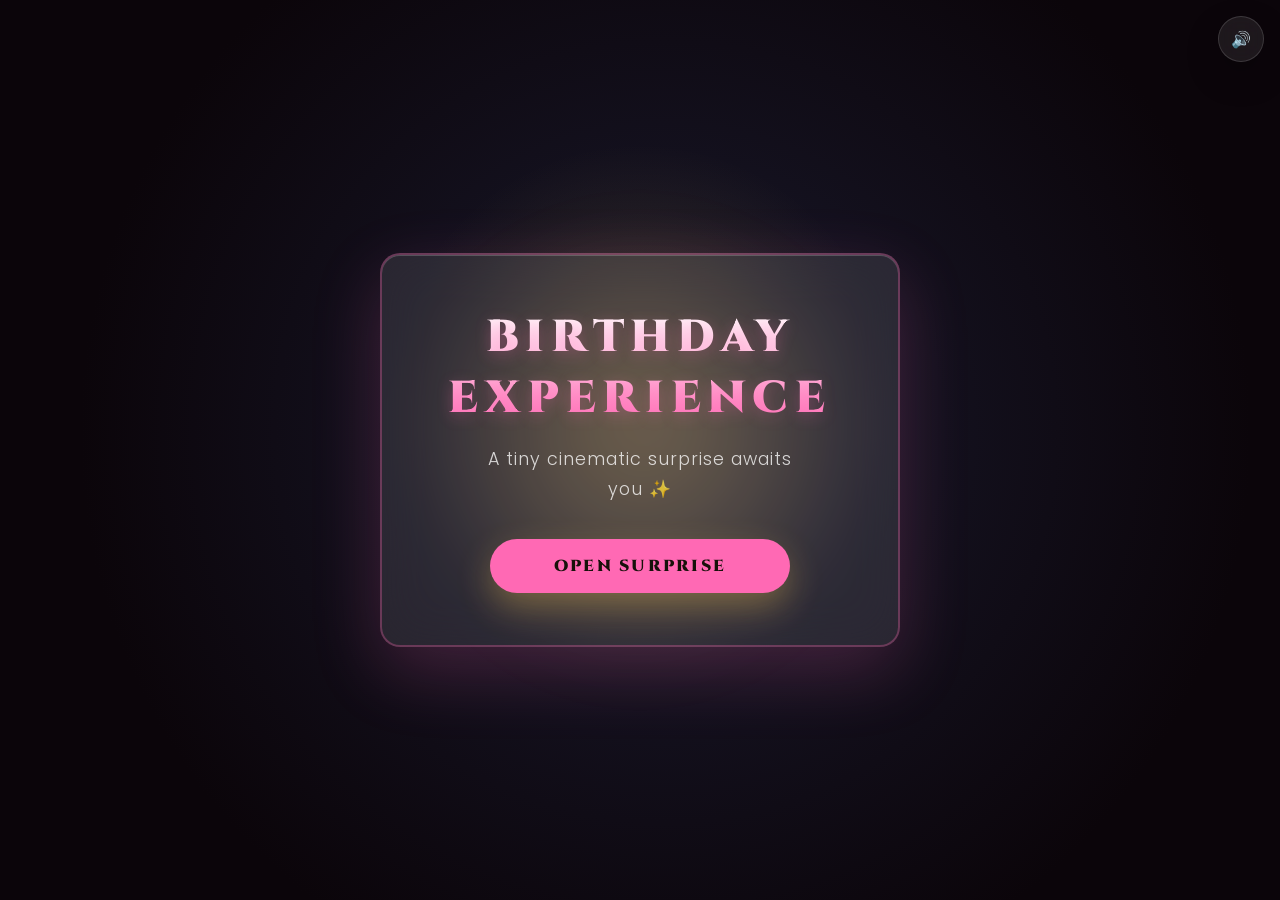
<file: birthday.html>
<!DOCTYPE html>
<html lang="en">
<head>
    <meta charset="UTF-8">
    <meta name="viewport" content="width=device-width, initial-scale=1.0, maximum-scale=1.0, user-scalable=no">
    <title>Cinematic Birthday Experience ✨</title>

    <link rel="preconnect" href="https://fonts.googleapis.com">
    <link rel="preconnect" href="https://fonts.gstatic.com" crossorigin>
    <link href="https://fonts.googleapis.com/css2?family=Cinzel:wght@700;900&family=Poppins:wght@300;400;600;800&display=swap" rel="stylesheet">
    
    <!-- External CSS -->
    <link rel="stylesheet" href="css/birthday.css">

    <!-- GSAP for Animations -->
    <script src="https://cdnjs.cloudflare.com/ajax/libs/gsap/3.12.5/gsap.min.js"></script>
</head>
<body style="user-select: none; -webkit-user-select: none; -webkit-touch-callout: none;">

<!-- HAPPY BIRTHDAY MUSIC -->
<audio id="bg-music" loop>
    <source src="assets/birthday.mp3" type="audio/mpeg">
</audio>

<div id="music-toggle" onclick="toggleMusic()">
    <span id="music-icon">🔊</span>
</div>

<div id="intro-overlay">
    <div class="intro-glow"></div>
    <div class="intro-card">
        <div class="intro-title">Birthday Experience</div>
        <div class="intro-sub">A tiny cinematic surprise awaits you ✨</div>
        <button class="start-btn" onclick="startApp()">OPEN SURPRISE</button>
    </div>
</div>

<div id="main-container">
    <div class="cake-stage" id="cake-group">
        <div class="candles-container">
            <div class="candle c1"><div class="flame"></div></div>
            <div class="candle c2"><div class="flame"></div></div>
            <div class="candle c3"><div class="flame"></div></div>
        </div>
        <div class="layer layer-top"><div class="frosting-top"></div><div class="dollop" style="left:45%;"></div></div>
        <div class="layer layer-mid"><div class="frosting-top"></div><div class="dollop" style="left:10%;"></div><div class="dollop" style="right:10%;"></div></div>
        <div class="layer layer-bottom"><div class="frosting-top"></div></div>
        <div class="plate"></div>
    </div>

    <div id="instruction-prompt">
        <h3 id="hint-text">Shake your phone to light up ✨</h3>
        <div id="shake-meter-box"><div id="shake-progress"></div></div>
    </div>

    <div id="final-prompt">
        <div class="prompt-card">
            <div class="prompt-glow"></div>
            <h2>Come On Ramu Kaka...</h2>
            <p>You can do it ✨</p>
            <div class="final-line">SHAKE IT ONE MORE TIME</div>
        </div>
    </div>

    <div id="birthday-reveal">
        <div class="glow-orb orb1"></div>
        <div class="glow-orb orb2"></div>
        <div class="birthday-content">
            <div class="birthday-sub">✦ A SPECIAL DAY HAS ARRIVED ✦</div>
            <h1>HAPPY<br>BIRTHDAY</h1>
            <div class="birthday-line"></div>
            <p class="birthday-message">"Another year older, another year wiser. Thanks for all the laughs, the real talk, and being genuinely awesome. Here's to more great times ahead."</p>
            
            <button class="go-surprise-btn" onclick="goStory()">SEE SURPRISE ✨</button>
            
            <div class="birthday-footer">HAPPY BIRTHDAY</div>
        </div>
    </div>
</div>

<canvas id="canvas"></canvas>

<!-- External JS -->
<script src="js/birthday.js"></script>

</body>
</html>
</file>
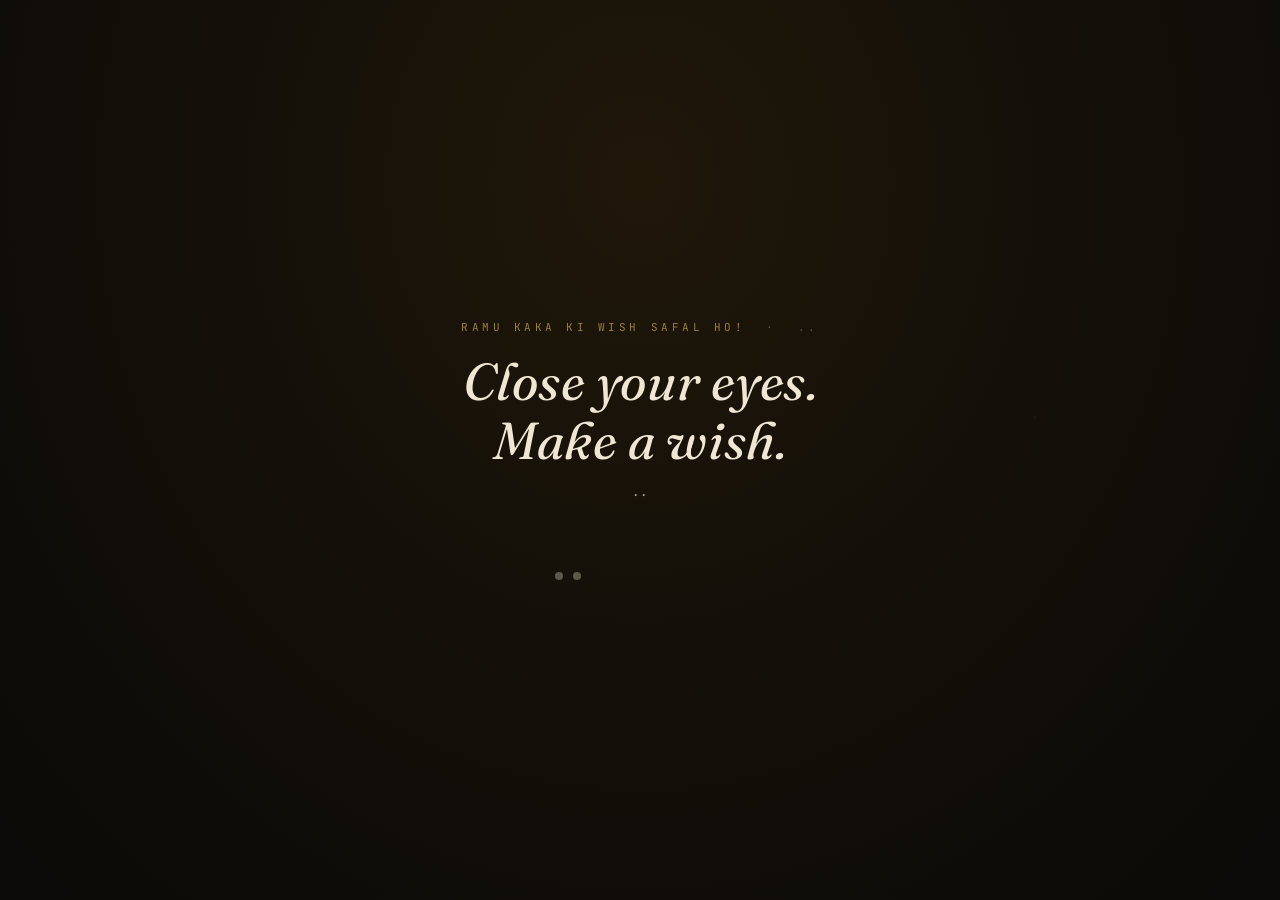
<file: card.html>
<!DOCTYPE html>
<html lang="en">
<head>
<meta charset="UTF-8">
<meta name="viewport" content="width=device-width, initial-scale=1.0, maximum-scale=1, user-scalable=no">
<title>The Ace Confirms — A Wish Ritual</title>
<link rel="preconnect" href="https://fonts.googleapis.com">
<link href="https://fonts.googleapis.com/css2?family=Fraunces:ital,opsz,wght@0,9..144,300;0,9..144,500;0,9..144,600;1,9..144,400;1,9..144,500&family=JetBrains+Mono:wght@400;500;600&display=swap" rel="stylesheet">
<script src="https://cdnjs.cloudflare.com/ajax/libs/gsap/3.12.5/gsap.min.js"></script>
<style>
  :root{
    --void:#0b0a08;
    --felt:#141009;
    --felt-2:#1c140c;
    --gold:#c9a24d;
    --gold-bright:#f0cd7e;
    --crimson:#7a1e2b;
    --crimson-dark:#4a1119;
    --cream:#efe6d3;
    --smoke:#a89f8d;
    --ink:#171412;
  }
  *{box-sizing:border-box;}
  html,body{
    margin:0; padding:0; height:100%;
    background:
      radial-gradient(ellipse at 50% 20%, #201709 0%, var(--felt) 45%, var(--void) 100%);
    color:var(--cream);
    font-family:'JetBrains Mono', monospace;
    overflow:hidden;
    -webkit-font-smoothing:antialiased;
  }
  #stage{
    position:relative;
    width:100vw; height:100vh;
    display:flex; flex-direction:column; align-items:center; justify-content:center;
    perspective:1400px;
  }

  /* ambient candle glow specks */
  .ember{
    position:absolute; border-radius:50%;
    background:radial-gradient(circle, rgba(240,205,126,0.9) 0%, rgba(240,205,126,0) 70%);
    pointer-events:none; opacity:0;
  }

  .eyebrow{
    font-family:'JetBrains Mono', monospace;
    font-size:11px;
    letter-spacing:.32em;
    text-transform:uppercase;
    color:var(--gold);
    opacity:.75;
    margin-bottom:18px;
    text-align:center;
  }
  .eyebrow span{ color:var(--smoke); opacity:.6; }

  h1.headline{
    font-family:'Fraunces', serif;
    font-style:italic;
    font-weight:400;
    font-size:clamp(28px, 5vw, 52px);
    text-align:center;
    color:var(--cream);
    margin:0 0 10px;
    letter-spacing:.01em;
    line-height:1.15;
  }
  p.sub{
    font-family:'JetBrains Mono', monospace;
    font-size:12.5px;
    letter-spacing:.04em;
    color:var(--smoke);
    text-align:center;
    max-width:420px;
    margin:0 auto 40px;
    line-height:1.7;
  }

  #timer-dots{
    display: flex;
    gap: 10px;
    margin-top: 30px;
    height: 8px; /* Prevent layout jump */
  }
  .timer-dot{
    width: 8px;
    height: 8px;
    background: var(--smoke);
    border-radius: 50%;
    opacity: 0;
    transform: scale(0);
  }

  button.ritual-btn{
    font-family:'JetBrains Mono', monospace;
    font-size:11.5px;
    letter-spacing:.28em;
    text-transform:uppercase;
    background:transparent;
    color:var(--gold-bright);
    border:1px solid var(--gold);
    padding:16px 34px;
    cursor:pointer;
    border-radius:2px;
    transition:background .3s ease, color .3s ease, box-shadow .3s ease;
  }
  button.ritual-btn:hover{
    background:var(--gold);
    color:var(--ink);
    box-shadow:0 0 24px rgba(201,162,77,0.35);
  }
  button.ritual-btn:focus-visible{
    outline:2px solid var(--gold-bright);
    outline-offset:3px;
  }
  button.ritual-btn:disabled{ opacity:.3; cursor:default; }

  .scene{
    position:absolute; inset:0;
    display:flex; flex-direction:column; align-items:center; justify-content:center;
    opacity:0; visibility:hidden; pointer-events:none;
  }
  .scene.active{ opacity:1; visibility:visible; pointer-events:auto; }

  /* ---- deck / fan ---- */
  #deckWrap{
    position:relative;
    width:100%;
    height:clamp(220px, 40vh, 340px);
    display:flex; align-items:flex-end; justify-content:center;
  }
  #deckPivot{
    position:relative;
    width:1px; height:1px;
  }
  .card{
    position:absolute;
    width:clamp(46px, 8vw, 70px);
    height:clamp(66px, 11.4vw, 100px);
    left:50%; bottom:0;
    margin-left:calc(-1 * clamp(23px, 4vw, 35px));
    border-radius:6px;
    transform-style:preserve-3d;
    transform-origin:50% 100%;
    cursor:pointer;
    will-change:transform, opacity;
  }
  .card-content-wrapper{
    position:relative;
    width:100%;
    height:100%;
    will-change:transform;
  }
  .card.picking{ cursor:default; }
  .card-face{
    position:absolute; inset:0;
    border-radius:6px;
    backface-visibility:hidden;
    display:flex; align-items:center; justify-content:center;
    box-shadow:0 6px 18px rgba(0,0,0,0.45);
  }
  .card-back{
    background:
      repeating-linear-gradient(135deg, var(--crimson-dark) 0px, var(--crimson-dark) 3px, var(--crimson) 3px, var(--crimson) 6px);
    border:1px solid var(--gold);
  }
  .card-back::after{
    content:'✦';
    color:var(--gold-bright);
    font-size:15px;
    opacity:.85;
    text-shadow:0 0 8px rgba(240,205,126,0.6);
  }
  .card-front{
    background:linear-gradient(160deg, #f8f2e2, var(--cream));
    border:1px solid #c9bfa0;
    transform:rotateY(180deg);
    color:var(--ink);
    flex-direction:column;
    font-family:'Fraunces', serif;
  }
  .card-front .rank{
    position:absolute; top:6px; left:8px;
    font-size:14px; font-weight:600;
  }
  .card-front .rank.br{ top:auto; left:auto; bottom:6px; right:8px; transform:rotate(180deg); }
  .card-front .glyph{ font-size:34px; line-height:1; }
  .card-front.red{ color:var(--crimson); }

  #pickHint{
    margin-top:26px;
  }

  /* chosen card gets lifted to its own centered layer */
  #revealWrap{
    position:absolute; inset:0;
    display:flex; align-items:center; justify-content:center;
    pointer-events:none;
  }
  #revealCard{
    position:relative;
    width:clamp(120px, 20vw, 190px);
    height:clamp(174px, 29vw, 272px);
    transform-style:preserve-3d;
  }
  #revealCard .card-face{ border-radius:12px; }
  #revealCard .card-back::after{ font-size:34px; }
  #revealCard .card-front .glyph{ font-size:78px; }
  #revealCard .card-front .rank{ font-size:26px; top:14px; left:16px; }
  #revealCard .card-front .rank.br{ bottom:14px; right:16px; }

  .particle{
    position:absolute;
    border-radius:50%;
    pointer-events:none;
    background:radial-gradient(circle, rgba(200,190,170,0.9) 0%, rgba(200,190,170,0) 72%);
  }

  #confirmText{
    text-align:center;
    opacity:0;
  }
  #confirmText h2{
    font-family:'Fraunces', serif;
    font-style:italic;
    font-weight:500;
    font-size:clamp(30px, 5.4vw, 58px);
    color:var(--gold-bright);
    text-shadow:0 0 30px rgba(240,205,126,0.45);
    margin:0 0 14px;
    letter-spacing:.01em;
  }
  #confirmText p{
    font-family:'JetBrains Mono', monospace;
    font-size:12px;
    letter-spacing:.06em;
    color:var(--smoke);
    margin:0;
  }
  #restartBtn{ margin-top:38px; }

  @media (prefers-reduced-motion: reduce){
    * { transition:none !important; }
  }
</style>
</head>
<body>

<div id="stage">

  <!-- ambient embers -->
  <div id="embers"></div>

  <!-- SCENE 1: the wish -->
  <div class="scene active" id="scene-wish">
    <div class="eyebrow">Ramu Kaka ki Wish Safal ho! <span>&nbsp;·&nbsp; ..</span></div>
    <h1 class="headline">Close your eyes.<br>Make a wish.</h1>
    <p class="sub">..</p>
    
    <div id="timer-dots"></div>
  </div>

  <!-- SCENE 2: shuffle + fan pick -->
  <div class="scene" id="scene-pick">
    <div class="eyebrow" id="pickEyebrow">.<span>&nbsp;·&nbsp; .</span></div>
    <div id="deckWrap">
      <div id="deckPivot"></div>
    </div>
    <p class="sub" id="pickHint" style="opacity:0;">Choose the one card that calls to you.</p>
  </div>

  <!-- SCENE 3: reveal -->
  <div class="scene" id="scene-reveal">
    <div id="revealWrap">
      <div id="revealCard">
        <div class="card-face card-back"></div>
        <div class="card-face card-front" id="revealFront">
          <span class="rank" id="rf-rank-tl">A</span>
          <span class="glyph" id="rf-glyph">♠</span>
          <span class="rank br" id="rf-rank-br">A</span>
        </div>
      </div>
    </div>
  </div>

  <!-- SCENE 4: confirmation -->
  <div class="scene" id="scene-confirm">
    <div id="confirmText">
      <div class="eyebrow">The Ace Was Drawn</div>
      <h2>God Has Confirmed<br>Your Wish</h2>
      <p>It is already in motion.</p>
    </div>
    <button class="ritual-btn" id="restartBtn">Chalo Safar Me</button>
  </div>

</div>

<script>
gsap.registerPlugin();

const timerDotsContainer = document.getElementById('timer-dots');
if (timerDotsContainer) {
    const numDots = 10;
    for (let i = 0; i < numDots; i++) {
        const dot = document.createElement('div');
        dot.className = 'timer-dot';
        timerDotsContainer.appendChild(dot);
    }

    // Animate the dots appearing one by one
    gsap.to(".timer-dot", {
        opacity: 0.5,
        scale: 1,
        duration: 0.5,
        stagger: {
            each: 1, // 1 second between each dot
            from: "start"
        },
        ease: "back.out(1.7)"
    });
}

// ---------- ambient embers ----------
const emberLayer = document.getElementById('embers');
for(let i=0;i<18;i++){
  const e = document.createElement('div');
  e.className = 'ember';
  const size = 2 + Math.random()*4;
  e.style.width = size+'px';
  e.style.height = size+'px';
  e.style.left = Math.random()*100+'vw';
  e.style.top = Math.random()*100+'vh';
  emberLayer.appendChild(e);
  gsap.to(e, {
    opacity: 0.15 + Math.random()*0.4,
    y: -30 - Math.random()*60,
    duration: 4 + Math.random()*5,
    repeat:-1,
    yoyo:true,
    ease:'sine.inOut',
    delay: Math.random()*4
  });
}

// ---------- scene management ----------
const scenes = {
  wish: document.getElementById('scene-wish'),
  pick: document.getElementById('scene-pick'),
  reveal: document.getElementById('scene-reveal'),
  confirm: document.getElementById('scene-confirm'),
};
function goTo(name){
  Object.values(scenes).forEach(s=>s.classList.remove('active'));
  scenes[name].classList.add('active');
}

// ---------- deck construction ----------
const SUITS = [
  {sym:'♠', red:false}, {sym:'♣', red:false},
  {sym:'♥', red:true},  {sym:'♦', red:true}
];
const RANKS = ['A','2','3','4','5','6','7','8','9','10','J','Q','K'];

const deckPivot = document.getElementById('deckPivot');
let cardEls = [];

function buildDeck(){
  deckPivot.innerHTML = '';
  cardEls = [];
  let id = 0;
  SUITS.forEach(suit=>{
    RANKS.forEach(rank=>{
      const el = document.createElement('div');
      el.className = 'card';
      el.innerHTML = `<div class="card-content-wrapper"><div class="card-face card-back"></div></div>`;
      el.dataset.id = id++;
      deckPivot.appendChild(el);
      cardEls.push(el);
      // initial messy stack look
      gsap.set(el, {
        x: (Math.random()*6-3),
        y: -(Math.random()*4),
        rotation: (Math.random()*8-4),
        zIndex: id
      });
    });
  });
  gsap.set(deckPivot, { scale: 1.5 });
}
buildDeck();

// ---------- shuffle animation ----------
function shuffleThenFan(onDone){
  const tl = gsap.timeline({onComplete: onDone});

  tl.to(deckPivot, { scale: 1, duration: 0.6, ease: 'power2.inOut' }, 0);

  // two quick "riffle" passes: scatter, then re-stack
  for(let pass=0; pass<2; pass++){
    tl.to(cardEls, {
      x: () => (Math.random()*90-45),
      y: () => -(Math.random()*50),
      rotation: () => (Math.random()*40-20),
      duration: 0.32,
      ease:'power2.out',
      stagger: {each:0.006, from:'random'}
    }, pass===0 ? 0 : '+=0.02')
    .to(cardEls, {
      x: () => (Math.random()*6-3),
      y: () => -(Math.random()*4),
      rotation: () => (Math.random()*8-4),
      duration: 0.34,
      ease:'power2.inOut',
      stagger: {each:0.006, from:'random'}
    }, '+=0.02');
  }

  // deal into fan arc — animate a proxy value per card and write the
  // combined transform string directly, so rotate + radial translate
  // never fight with GSAP's own transform system.
  const n = cardEls.length;
  const arc = 130; // total degrees
  const startAngle = -arc/2;
  const radius = Math.min(window.innerWidth*0.34, 260);

  tl.add(()=>{
    cardEls.forEach((el,i)=>{
      const angle = startAngle + (arc/(n-1))*i;
      const proxy = {p:0};
      gsap.to(proxy, {
        p:1,
        duration:0.7,
        ease:'power3.out',
        delay: i*0.012,
        onUpdate:()=>{
          const r = radius*proxy.p;
          const a = angle*proxy.p;
          el.style.transform = `translateX(-50%) rotate(${a}deg) translateY(-${r}px)`;
        }
      });
    });
  }, '+=0.05');
}

// ---------- card picking ----------
function enablePicking(){
  cardEls.forEach(el=>{
    el.classList.add('picking');
    el.style.pointerEvents = 'auto';
    el.addEventListener('click', onCardPick, {once:false});
    el.addEventListener('mouseenter', onHover);
    el.addEventListener('mouseleave', onUnhover);
  });
}
function onHover(e){
  const wrapper = e.currentTarget.querySelector('.card-content-wrapper');
  if (wrapper) gsap.to(wrapper, {y:-14, duration:0.25, ease:'power2.out'});
}
function onUnhover(e){
  const wrapper = e.currentTarget.querySelector('.card-content-wrapper');
  if (wrapper) gsap.to(wrapper, {y:0, duration:0.25, ease:'power2.out'});
}

let picked = false;
function onCardPick(e){
  if(picked) return;
  picked = true;
  const chosen = e.currentTarget;
  const chosenWrapper = chosen.querySelector('.card-content-wrapper');

  cardEls.forEach(el=>{
    el.removeEventListener('mouseenter', onHover);
    el.removeEventListener('mouseleave', onUnhover);
    el.style.pointerEvents = 'none';
  });

  document.getElementById('pickHint').style.opacity = 0;

  const chosenRect = chosen.getBoundingClientRect();

  // scatter the rest away like released cards
  const others = cardEls.filter(el=>el!==chosen);
  gsap.to(others, {
    y: () => -window.innerHeight*0.6 - Math.random()*100,
    x: () => (Math.random()*300-150),
    rotation: '+=' + (Math.random()*60-30),
    opacity: 0,
    duration: 0.9,
    ease:'power2.in',
    stagger:{each:0.008, from:'random'}
  });

  // move chosen card up to reveal layer position
  gsap.to(chosenWrapper, {
    scale: 1.15,
    duration:0.4,
    ease:'power2.out',
    onComplete: () => {
      setTimeout(()=>{
        goTo('reveal');
        flipRevealCard();
      }, 250);
    }
  });
}

// ---------- reveal (always an Ace) ----------
function flipRevealCard(){
  const suits = [
    {sym:'♠', red:false}, {sym:'♣', red:false},
    {sym:'♥', red:true}, {sym:'♦', red:true}
  ];
  const suit = suits[Math.floor(Math.random()*suits.length)];

  const glyph = document.getElementById('rf-glyph');
  const tl_ = document.getElementById('rf-rank-tl');
  const br_ = document.getElementById('rf-rank-br');
  const front = document.getElementById('revealFront');

  glyph.textContent = suit.sym;
  tl_.textContent = 'A';
  br_.textContent = 'A';
  front.classList.toggle('red', suit.red);

  const revealCard = document.getElementById('revealCard');
  gsap.set(revealCard, {rotationY:0, scale:0.6, opacity:0});
  gsap.to(revealCard, {opacity:1, scale:1, duration:0.5, ease:'power2.out'});
  gsap.to(revealCard, {
    rotationY:180,
    duration:0.9,
    delay:0.35,
    ease:'power2.inOut',
    onComplete: ()=>{
      setTimeout(dissolveIntoSmoke, 1500);
    }
  });
}

// ---------- smoke dissolve ----------
function dissolveIntoSmoke(){
  const revealCard = document.getElementById('revealCard');
  const rect = revealCard.getBoundingClientRect();
  const cx = rect.left + rect.width/2;
  const cy = rect.top + rect.height/2;
  const container = document.getElementById('scene-reveal');

  const particleCount = 46;
  for(let i=0;i<particleCount;i++){
    const p = document.createElement('div');
    p.className = 'particle';
    const size = 10 + Math.random()*34;
    p.style.width = size+'px';
    p.style.height = size+'px';
    p.style.left = (cx - size/2 + (Math.random()*rect.width - rect.width/2)*0.6) + 'px';
    p.style.top = (cy - size/2 + (Math.random()*rect.height - rect.height/2)*0.6) + 'px';
    p.style.opacity = 0;
    p.style.filter = 'blur(' + (2+Math.random()*4) + 'px)';
    document.body.appendChild(p);

    gsap.to(p, {
      opacity: 0.5 + Math.random()*0.3,
      duration: 0.3,
      delay: Math.random()*0.15
    });
    gsap.to(p, {
      y: -60 - Math.random()*140,
      x: (Math.random()*160 - 80),
      scale: 1.8 + Math.random()*1.6,
      opacity: 0,
      duration: 1.6 + Math.random()*0.8,
      ease:'power1.out',
      delay: Math.random()*0.2,
      onComplete: ()=>p.remove()
    });
  }

  gsap.to(revealCard, {
    opacity:0,
    scale:0.85,
    filter:'blur(6px)',
    duration:1.1,
    ease:'power1.out'
  });

  setTimeout(()=>{
    goTo('confirm');
    gsap.fromTo('#confirmText',
      {opacity:0, y:16},
      {opacity:1, y:0, duration:1.1, ease:'power2.out'}
    );
  }, 900);
}

// ---------- flow wiring ----------
// Automatically start the shuffle after a 10-second delay for the user to make a wish
setTimeout(() => {
    goTo('pick');
    document.getElementById('pickEyebrow').textContent = '.';
    shuffleThenFan(() => {
        document.getElementById('pickEyebrow').textContent = '';
        document.getElementById('pickHint').style.opacity = 1;
        enablePicking();
    });
}, 10000);

document.getElementById('restartBtn').addEventListener('click', (e) => {
  const btn = e.currentTarget;
  btn.disabled = true;

  gsap.to(scenes.confirm, {
    opacity: 0,
    duration: 1.0,
    ease: 'power2.in',
    onComplete: () => {
      // Redirect to the story page
      window.location.href = 'story.html';
    }
  });
});
</script>
</body>
</html>
</file>
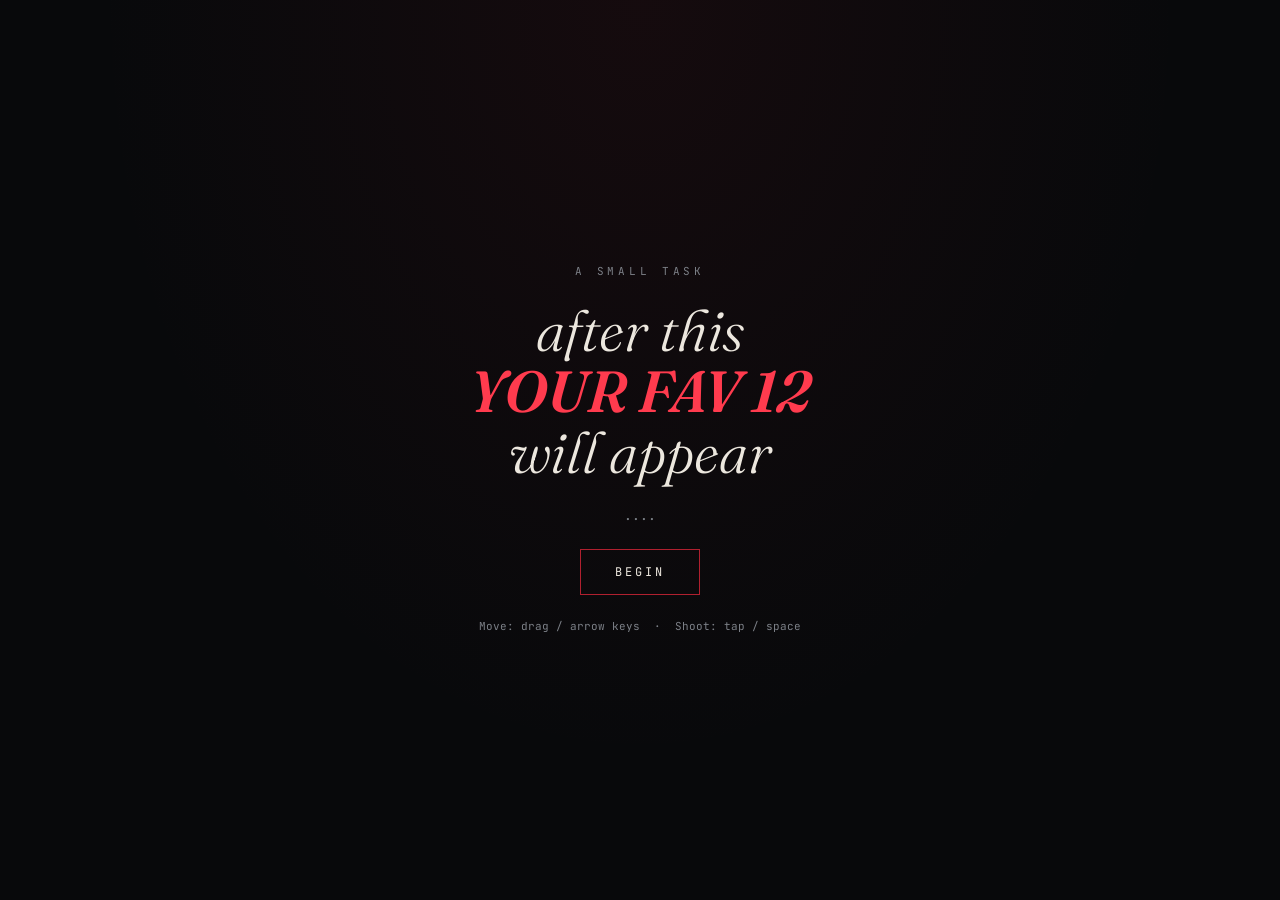
<file: dgame.html>
<!DOCTYPE html>
<html lang="en">
<head>
<meta charset="UTF-8">
<meta name="viewport" content="width=device-width, initial-scale=1.0, maximum-scale=1.0, user-scalable=no">
<title>Inner Demons</title>
<style>
  @import url('https://fonts.googleapis.com/css2?family=JetBrains+Mono:wght@400;500;700&family=Fraunces:ital,wght@0,300;0,600;1,400&display=swap');

  :root{
    --bg: #08090b;
    --bg-2: #101215;
    --crimson: #b0202f;
    --crimson-glow: #ff3b4e;
    --ash: #7d8188;
    --paper: #ece7de;
  }

  *{ margin:0; padding:0; box-sizing:border-box; -webkit-tap-highlight-color: transparent; user-select:none; }

  html, body{
    width:100%; height:100%;
    background: var(--bg);
    color: var(--paper);
    font-family:'JetBrains Mono', monospace;
    overflow:hidden;
    touch-action:none;
  }

  .screen{
    position:fixed; inset:0;
    display:flex; flex-direction:column; align-items:center; justify-content:center;
    gap:22px;
    background:
      radial-gradient(ellipse at 50% 0%, rgba(176,32,47,0.08), transparent 60%),
      var(--bg);
    text-align:center;
    padding:24px;
  }

  .hidden{ display:none !important; }

  .eyebrow{
    font-size:11px; letter-spacing:0.35em; text-transform:uppercase;
    color: var(--ash);
  }

  h1.title{
    font-family:'Fraunces', serif;
    font-weight:300; font-style:italic;
    font-size: clamp(34px, 9vw, 58px);
    color: var(--paper);
    line-height:1.05;
  }
  h1.title em{
    font-style:italic; font-weight:600; color: var(--crimson-glow);
  }

  .sub{
    max-width:340px;
    font-size:13px;
    line-height:1.7;
    color: var(--ash);
  }

  button{
    font-family:'JetBrains Mono', monospace;
    background: transparent;
    border: 1px solid var(--crimson);
    color: var(--paper);
    padding: 14px 34px;
    font-size: 12px;
    letter-spacing: 0.25em;
    text-transform: uppercase;
    cursor: pointer;
    transition: background 0.25s, color 0.25s, box-shadow 0.25s;
  }
  button:hover{
    background: var(--crimson);
    box-shadow: 0 0 24px rgba(255,59,78,0.35);
  }
  button:active{ transform: translateY(1px); }

  /* ---------- GAME SCREEN ---------- */
  #gameScreen{ display:none; }
  #gameScreen.active{ display:block; }

  #hud{
    position:fixed; top:0; left:0; right:0;
    display:flex; justify-content:space-between; align-items:center;
    padding: 16px 20px;
    font-size:11px; letter-spacing:0.15em; text-transform:uppercase;
    color: var(--ash);
    z-index:20;
    background: linear-gradient(to bottom, rgba(8,9,11,0.9), transparent);
  }
  #hud .score span{ color: var(--paper); font-weight:700; }
  #lives{ display:flex; gap:6px; }
  .life-dot{
    width:8px; height:8px; border-radius:50%;
    background: var(--crimson-glow);
    box-shadow: 0 0 6px var(--crimson-glow);
  }
  .life-dot.lost{ background:#2a2c30; box-shadow:none; }

  #gameArea{
    position:fixed; inset:0;
    overflow:hidden;
  }

  .thought{
    position:absolute;
    top:-40px;
    padding: 8px 16px 11px;
    border:1px solid #2c2e33;
    border-radius: 999px;
    background: rgba(16,18,21,0.85);
    backdrop-filter: blur(2px);
    font-size: 12.5px;
    color: var(--paper);
    white-space:nowrap;
    will-change: transform;
    z-index:5;
  }
  .thought.struck{
    color: var(--ash);
    text-decoration: line-through;
    text-decoration-color: var(--crimson-glow);
    text-decoration-thickness: 2px;
  }

  .power-bar{
    position:absolute;
    left:8px; right:8px; bottom:4px;
    height:2px;
    background: rgba(255,255,255,0.08);
    border-radius:2px;
    overflow:hidden;
    pointer-events:none;
  }
  .power-fill{
    height:100%;
    width:100%;
    background: var(--crimson-glow);
    box-shadow: 0 0 4px var(--crimson-glow);
    transition: width 0.2s ease;
  }

  .thought.pulse{ animation: pulseHit 0.22s ease; }
  @keyframes pulseHit{
    0%{ transform: scale(1); }
    40%{ transform: scale(0.9); }
    100%{ transform: scale(1); }
  }

  .bullet{
    position:absolute;
    width:2px; height:26px;
    transform: translateX(-50%);
    background: linear-gradient(to top, var(--crimson-glow), transparent);
    box-shadow: 0 0 8px var(--crimson-glow);
    z-index:6;
  }

  .bullet-word{
    position:absolute;
    transform: translateX(-50%);
    padding: 4px 11px;
    border-radius: 999px;
    border: 1px solid var(--crimson-glow);
    background: rgba(176,32,47,0.18);
    color: var(--paper);
    font-size: 10px;
    letter-spacing: 0.02em;
    white-space: nowrap;
    box-shadow: 0 0 10px rgba(255,59,78,0.35);
    z-index:6;
  }

  #gun{
    position:absolute;
    bottom: 60px;
    width:2px; height:34px;
    background: var(--paper);
    box-shadow: 0 0 10px rgba(236,231,222,0.6);
    z-index:10;
  }
  #gunName{
    position:absolute;
    bottom: 100px;
    transform: translateX(-50%);
    font-size:10px;
    letter-spacing:0.2em;
    text-transform:uppercase;
    color: var(--crimson-glow);
    white-space:nowrap;
    z-index:10;
  }
  #gunName.is-photo{
    bottom: 96px;
    width:46px; height:46px;
    border-radius:50%;
    overflow:hidden;
    border:1px solid var(--crimson-glow);
    box-shadow: 0 0 14px rgba(255,59,78,0.4);
  }
  #gunName.is-photo img{
    width:100%; height:100%; object-fit:cover; display:block;
  }

  .thought.photo-thought{
    padding:0;
    width:74px; height:78px;
    border:0;
    border-radius:0;
    overflow:visible;
    background:none;
    display:flex;
    flex-direction:column;
    align-items:center;
    gap:4px;
  }
  .photo-frame{
    position:relative;
    width:52px; height:52px;
    border-radius:50%;
    overflow:hidden;
    border:1px solid #2c2e33;
    background: rgba(16,18,21,0.85);
  }
  .thought.photo-thought img{
    width:100%; height:100%; object-fit:cover; display:block;
    filter: grayscale(15%);
  }
  .photo-label{
    max-width:74px;
    padding:2px 6px;
    border:1px solid rgba(255,59,78,0.45);
    border-radius:999px;
    background: rgba(8,9,11,0.86);
    color: var(--paper);
    font-size:9px;
    line-height:1.2;
    white-space:nowrap;
    overflow:hidden;
    text-overflow:ellipsis;
    text-transform:uppercase;
  }
  .thought.photo-thought.struck img{
    filter: grayscale(100%) brightness(0.6);
  }
  .thought.photo-thought.struck .photo-frame::after{
    content:"";
    position:absolute; left:11px; right:11px; top:26px;
    height:2px; background: var(--crimson-glow);
    transform: rotate(-12deg);
  }

  #baseline{
    position:fixed; bottom:56px; left:0; right:0;
    height:1px;
    background: #1c1e22;
    z-index:4;
  }

  .flash{
    position:fixed; inset:0;
    background: var(--crimson);
    opacity:0;
    pointer-events:none;
    z-index:15;
  }

  #endScreen p.result{
    font-size:12px; color: var(--ash); letter-spacing:0.1em;
  }

  #courtSequenceScreen.case-file{
    background:
      linear-gradient(rgba(8,9,11,0.82), rgba(8,9,11,0.9)),
      repeating-linear-gradient(0deg, rgba(236,231,222,0.04) 0 1px, transparent 1px 15px),
      radial-gradient(ellipse at 50% 15%, rgba(176,32,47,0.18), transparent 54%),
      var(--bg);
  }
  #courtSequenceScreen.case-file::before{
    content:"CASE FILE";
    position:absolute;
    top:22px; left:22px;
    color: rgba(236,231,222,0.28);
    font-size:11px;
    letter-spacing:0.32em;
  }
  #courtSequenceScreen.case-file::after{
    content:"CONFIDENTIAL";
    position:absolute;
    right:-30px; bottom:54px;
    transform: rotate(-18deg);
    color: rgba(255,59,78,0.12);
    border:2px solid rgba(255,59,78,0.16);
    padding:12px 18px;
    font-size:22px;
    letter-spacing:0.18em;
  }
  #courtStamp{
    border:2px solid var(--crimson-glow);
    color: var(--crimson-glow);
    padding:8px 16px;
    font-size:20px;
    font-weight:700;
    letter-spacing:0.16em;
    text-transform:uppercase;
    transform: rotate(-8deg);
    box-shadow: 0 0 18px rgba(255,59,78,0.22);
  }
  #courtSequenceScreen.shake{
    animation: courtShake 0.28s linear;
  }
  @keyframes courtShake{
    0%,100%{ transform: translate(0,0); }
    20%{ transform: translate(-5px,2px); }
    40%{ transform: translate(4px,-2px); }
    60%{ transform: translate(-3px,-1px); }
    80%{ transform: translate(3px,1px); }
  }

  .stack{ display:flex; flex-direction:column; gap:14px; align-items:center; }

  @media (prefers-reduced-motion: reduce){
    * { transition: none !important; }
  }
</style>
</head>
<body>

  <!-- START SCREEN -->
  <div class="screen" id="startScreen">
    <div class="eyebrow">a small  task</div>
    <h1 class="title">after this<br><em>YOUR FAV 12</em><br> will appear</h1>
    <p class="sub">....</p>
    <div class="stack">
      <button id="startBtn">Begin</button>
    </div>
    <p class="sub" style="font-size:11px;">Move: drag / arrow keys &nbsp;·&nbsp; Shoot: tap / space</p>
  </div>

  <!-- GAME SCREEN -->
  <div class="screen" id="gameScreen" style="padding:0;">
    <div id="hud">
      <div class="score">SHOT DOWN <span id="scoreVal">0</span> / <span id="targetVal">15</span></div>
      <div id="lives"></div>
    </div>
    <div id="baseline"></div>
    <div id="gameArea">
      <div id="gunName">YOU</div>
      <div id="gun"></div>
    </div>
  </div>

  <div class="flash" id="flash"></div>

  <!-- END SCREEN -->
  <div class="screen hidden" id="endScreen">
    <div class="eyebrow" id="endEyebrow">..</div>
    <h1 class="title" id="endTitle">.<br><em>.</em></h1>
    <p class="sub result" id="endResult"></p>
    <div class="stack">
      <button id="continueBtn">Continue</button>
      <button id="retryBtn" style="border-color:#2a2c30;">Retry</button>
    </div>
  </div>

  <!-- COURT SEQUENCE SCREEN -->
  <div class="screen hidden" id="courtSequenceScreen">
    <h1 class="title" id="courtTitle"></h1>
    <div id="courtStamp" class="hidden">Found Guilty</div>
    <p class="sub" id="courtMessage"></p>
    <p class="sub hidden" id="courtTimerLabel"></p>
    <div id="courtTimer" class="hidden" style="font-size: 48px; color: var(--crimson-glow);"></div>
    <div class="stack">
      <button id="nextPhaseBtn" class="hidden">Move to Next Phase</button>
    </div>
  </div>

<script>
(function(){
  // ---------------- CONFIG ----------------
  const NEXT_PAGE_URL = "fav.html"; // <-- change this to wherever "next page" should go
  const WIN_TARGET   = 20;   // thoughts to shoot down to win
  const START_LIVES  = 1;    // one missed demon means retry
  const MAX_ACTIVE_THOUGHTS = 2; // only this many demons on screen at once
  const PHOTO_THOUGHT_HITS = 3; // Number of hits to take down a photo thought
  const SHOT_COOLDOWN_MS = 350;  // min gap between shots — keeps it deliberate, not spammy
  const SPAWN_MS_START = 2200; // ms between spawns at start
  const SPAWN_MS_MIN   = 1400; // fastest spawn rate reached
  const FALL_SPEED_START = 0.4; // px per frame — slow, so both demon text and bullet chunks stay readable
  const FALL_SPEED_MAX   = 0.9;

  // Prefilled dummy identity — swap these two for a specific person later
  const PLAYER_NAME = "YOU";
  const PLAYER_PHOTO_URL = "charimg/rk.webp"; // <-- replace with real photo URL/path later

  // Dummy demon photo(s) — add more URLs here later, one specific person per entry
  const DEMON_PHOTOS = [
    "charimg/py.webp",
    "charimg/anu.webp",
    "charimg/salu.webp"
  ];
  const DEMON_PHOTO_LABELS = {
    "charimg/py.webp": "Priyanka C.J.",  
    "charimg/anu.webp": "Dogmatic",
    "charimg/salu.webp": "Cruel Bear"
  };

  // Each demon thought has its own comeback, broken into short chunks.
  // Shooting fires ONE chunk at a time (not the whole line as a single bullet) so it stays readable.
  const THOUGHTS = [
    { text: "Are Dulha",            counter: ["WOW", "So Handsom", "very Handsome", "😍😍"] },
    { text: "Salu Ke Bare Me",            counter: [" 😒😒", "usi", "se puxxo"] },
    { text: "Switzerland Jana Hai",           counter: ["Pahle", "corruption", "Kr lu"] },
    { text: "SDM banne Ke bad",      counter: ["isko Jail me", "usko jail me", "sab ko jail me"," dal dungi"] },
    { text: "Shadi Ka lenga",        counter: ["HA delhi se", "hi lungi"] },
    { text: "Gulab Jamun",                 counter: ["sab ka kha ", "Jaungi","❤️","😋"] },
   
    { text: "12 Fav",       counter: ["ise par karo", "khul gya wo ab","bs ese par kr lo"] },
    { text: "Ramu Kaka",       counter: ["mai hu", "mai hu","mai hi hu","sach me"] },
    { text: "Task de rhi ho",     counter: ["🤣🤣", "ho gya ","ab tum karo"] },
    { text: "So jana jaldi",        counter: ["nhi nhi", "abhi to neend ", "puri  hui hai"] },
   
    { text: "o Ramu Kaka",              counter: ["Happy B'day", "Happy B'day", "Happy B'day", "Happy B'day",  ] },
    
  ];

  // ---------------- STATE ----------------
  let playerName = PLAYER_NAME;
  let playerPhoto = PLAYER_PHOTO_URL;
  let demonPhotos = DEMON_PHOTOS.slice();
  let score = 0;
  let lives = START_LIVES;
  let running = false;
  let gunX = window.innerWidth / 2;
  let gunTagWidth = 40;       // updates to match name/photo tag width, keeps it on-screen
  let spawnTimer = null;
  let rafId = null;
  let elapsedMs = 0;
  let lastKilledPhoto = null;
  let lastShotAt = 0;
  let firstPassSpawnQueue = [];
  let audioCtx = null;
  let thoughts = []; // {el, x, y, speed, w, text, counter, power, maxPower, dead}
  let bullets = [];  // {el, x, y, w, target}

  // ---------------- DOM ----------------
  const startScreen = document.getElementById('startScreen');
  const gameScreen  = document.getElementById('gameScreen');
  const endScreen   = document.getElementById('endScreen');
  const startBtn    = document.getElementById('startBtn');
  const retryBtn    = document.getElementById('retryBtn');
  const continueBtn = document.getElementById('continueBtn');
  const gameArea    = document.getElementById('gameArea');
  const gun         = document.getElementById('gun');
  const gunNameEl   = document.getElementById('gunName');
  const scoreVal    = document.getElementById('scoreVal');
  const targetVal   = document.getElementById('targetVal');
  const livesWrap   = document.getElementById('lives');
  const flashEl     = document.getElementById('flash');
  const endEyebrow  = document.getElementById('endEyebrow');
  const endTitle    = document.getElementById('endTitle');
  const endResult   = document.getElementById('endResult');
  const courtSequenceScreen = document.getElementById('courtSequenceScreen');
  const nextPhaseBtn = document.getElementById('nextPhaseBtn');
  const courtTimerLabel = document.getElementById('courtTimerLabel');
  const courtStamp = document.getElementById('courtStamp');

  targetVal.textContent = WIN_TARGET;

  function buildLives(){
    livesWrap.textContent = "MISS = RETRY";
  }

  function updateLives(){
    livesWrap.textContent = "MISS = RETRY";
  }

  function flash(){
    flashEl.style.transition = 'none';
    flashEl.style.opacity = '0.35';
    requestAnimationFrame(() => {
      flashEl.style.transition = 'opacity 0.3s ease';
      flashEl.style.opacity = '0';
    });
  }

  function initAudio(){
    if(audioCtx) return;
    const AudioContext = window.AudioContext || window.webkitAudioContext;
    if(AudioContext) audioCtx = new AudioContext();
  }

  function playTone(freq, duration, type = 'sine', volume = 0.05){
    if(!audioCtx) return;
    const osc = audioCtx.createOscillator();
    const gain = audioCtx.createGain();
    osc.type = type;
    osc.frequency.setValueAtTime(freq, audioCtx.currentTime);
    gain.gain.setValueAtTime(volume, audioCtx.currentTime);
    gain.gain.exponentialRampToValueAtTime(0.001, audioCtx.currentTime + duration);
    osc.connect(gain);
    gain.connect(audioCtx.destination);
    osc.start();
    osc.stop(audioCtx.currentTime + duration);
  }

  function playShootSound(){ playTone(760, 0.06, 'square', 0.035); }
  function playHitSound(){ playTone(180, 0.08, 'sawtooth', 0.04); }
  function playStampSound(){
    playTone(90, 0.18, 'square', 0.08);
    setTimeout(() => playTone(55, 0.12, 'sawtooth', 0.05), 80);
  }
  function playTickSound(){ playTone(980, 0.035, 'square', 0.025); }
  function playBailSound(){
    playTone(420, 0.08, 'sine', 0.04);
    setTimeout(() => playTone(640, 0.12, 'sine', 0.045), 90);
  }

  function shakeCourt(){
    courtSequenceScreen.classList.remove('shake');
    void courtSequenceScreen.offsetWidth;
    courtSequenceScreen.classList.add('shake');
  }

  function getPhotoLabel(url){
    return DEMON_PHOTO_LABELS[url] || "Demon";
  }

  // ---------------- GUN MOVEMENT ----------------
  function applyPlayerTag(){
    if(playerPhoto){
      gunNameEl.classList.add('is-photo');
      gunNameEl.innerHTML = `<img src="${playerPhoto}" alt="${playerName}">`;
      gunTagWidth = 46;
    } else {
      gunNameEl.classList.remove('is-photo');
      gunNameEl.textContent = playerName.toUpperCase();
      gunTagWidth = Math.max(40, gunNameEl.offsetWidth || 60);
    }
  }

  function setGunX(x){
    // margin accounts for the name/photo tag width so it never clips off the sides
    const margin = Math.max(20, gunTagWidth / 2 + 8);
    gunX = Math.max(margin, Math.min(window.innerWidth - margin, x));
    gun.style.left = gunX + 'px';
    gunNameEl.style.left = gunX + 'px';
  }

  let pointerDownAt = null, pointerDownX = 0, pointerDownY = 0, pointerMoved = false;
  const TAP_MOVE_THRESHOLD = 12; // px — beyond this, a touch counts as a drag/scroll, not a tap

  gameArea.addEventListener('pointermove', (e) => {
    if(!running) return;
    setGunX(e.clientX);
    if(pointerDownAt){
      const dx = Math.abs(e.clientX - pointerDownX);
      const dy = Math.abs(e.clientY - pointerDownY);
      if(dx > TAP_MOVE_THRESHOLD || dy > TAP_MOVE_THRESHOLD) pointerMoved = true;
    }
  });

  gameArea.addEventListener('pointerdown', (e) => {
    if(!running) return;
    pointerDownAt = Date.now();
    pointerDownX = e.clientX;
    pointerDownY = e.clientY;
    pointerMoved = false;
    setGunX(e.clientX);
  });

  gameArea.addEventListener('pointerup', (e) => {
    if(!running) return;
    if(!pointerMoved) shoot(); // only a real tap fires — dragging to move/scroll never does
    pointerDownAt = null;
  });

  gameArea.addEventListener('pointercancel', () => { pointerDownAt = null; pointerMoved = false; });

  document.addEventListener('keydown', (e) => {
    if(!running) return;
    if(e.code === 'ArrowLeft') setGunX(gunX - 28);
    if(e.code === 'ArrowRight') setGunX(gunX + 28);
    if(e.code === 'Space'){ e.preventDefault(); shoot(); }
  });

  // ---------------- SHOOTING ----------------
  function shoot(){
    const now = Date.now();
    if(now - lastShotAt < SHOT_COOLDOWN_MS) return; // deliberate pacing, no button-mash spam
    lastShotAt = now;
    playShootSound();

    // find the nearest thought to the gun's current lane — this bullet is locked to THIS target only
    let nearest = null, minDist = Infinity;
    thoughts.forEach(t => {
      const dist = Math.abs((t.x + t.w / 2) - gunX);
      if(dist < minDist){ minDist = dist; nearest = t; }
    });

    const gameH = window.innerHeight;
    const startY = gameH - 96;

    if(nearest && nearest.counter){
      // word-bullet — reveals the NEXT chunk in order, based on hits already landed
      const idx = Math.min(nearest.maxPower - nearest.power, nearest.counter.length - 1);
      const chunk = nearest.counter[idx];
      const el = document.createElement('div');
      el.className = 'bullet-word';
      el.textContent = chunk;
      el.style.left = gunX + 'px';
      el.style.top = startY + 'px';
      gameArea.appendChild(el);
      bullets.push({ el, x: gunX, y: startY, w: el.offsetWidth || 60, target: nearest });
    } else {
      // plain tracer — used when no target yet, or nearest target is a photo
      const el = document.createElement('div');
      el.className = 'bullet';
      el.style.left = gunX + 'px';
      el.style.top = startY + 'px';
      gameArea.appendChild(el);
      bullets.push({ el, x: gunX, y: startY, w: 2, target: nearest || null });
    }
  }

  // ---------------- SPAWNING ----------------
  function shuffled(items){
    const copy = items.slice();
    for(let i = copy.length - 1; i > 0; i--){
      const j = Math.floor(Math.random() * (i + 1));
      [copy[i], copy[j]] = [copy[j], copy[i]];
    }
    return copy;
  }

  function buildFirstPassSpawnQueue(){
    const textEntries = THOUGHTS.map(item => ({ type: 'text', item }));
    const photoEntries = demonPhotos.map(url => ({ type: 'photo', url }));
    firstPassSpawnQueue = shuffled(textEntries.concat(photoEntries));
  }

  function pickSpawnEntry(){
    if(firstPassSpawnQueue.length > 0){
      return firstPassSpawnQueue.shift();
    }

    const usePhoto = demonPhotos.length > 0 && Math.random() < 0.35;
    if(usePhoto){
      return {
        type: 'photo',
        url: demonPhotos[Math.floor(Math.random() * demonPhotos.length)]
      };
    }

    return {
      type: 'text',
      item: THOUGHTS[Math.floor(Math.random() * THOUGHTS.length)]
    };
  }

  function spawnThought(){
    const spawnEntry = pickSpawnEntry();
    const usePhoto = spawnEntry.type === 'photo';
    const el = document.createElement('div');
    el.className = 'thought';

    let elWidth, text = null, counter = null, powerFillEl = null, maxPower, url = null;

    if(usePhoto){
      el.classList.add('photo-thought');
      url = spawnEntry.url;
      el.innerHTML = `<div class="photo-frame"><img src="${url}" alt="${getPhotoLabel(url)}"></div><div class="photo-label">${getPhotoLabel(url)}</div>`;
      elWidth = 74;
      maxPower = PHOTO_THOUGHT_HITS;
    } else {
      const item = spawnEntry.item;
      text = item.text;
      counter = item.counter;
      el.textContent = text;
      maxPower = counter.length;
    }

    // Add a power bar if it takes more than one hit to defeat.
    if (maxPower > 1) {
      const bar = document.createElement('div');
      bar.className = 'power-bar';
      const fill = document.createElement('div');
      fill.className = 'power-fill';
      bar.appendChild(fill);
      el.appendChild(bar);
      powerFillEl = fill;
    }

    gameArea.appendChild(el);
    if(!usePhoto) elWidth = el.offsetWidth || 140;

    const w = window.innerWidth;
    const x = Math.random() * (w - elWidth - 24) + 12;
    el.style.left = x + 'px';
    el.style.top = '-40px';

    const progress = Math.min(elapsedMs / 60000, 1);
    const speed = FALL_SPEED_START + (FALL_SPEED_MAX - FALL_SPEED_START) * progress;

    thoughts.push({ el, x, y: -40, speed, w: elWidth, text, counter, powerFillEl, power: maxPower, maxPower, dead: false, url });
  }

  function scheduleSpawn(){
    if(!running) return;
    if(thoughts.length < MAX_ACTIVE_THOUGHTS){
      spawnThought();
    }
    const progress = Math.min(elapsedMs / 60000, 1);
    const normalInterval = SPAWN_MS_START - (SPAWN_MS_START - SPAWN_MS_MIN) * progress;
    // if we're already at capacity, check back soon rather than waiting the full interval
    const interval = thoughts.length >= MAX_ACTIVE_THOUGHTS ? 300 : normalInterval;
    spawnTimer = setTimeout(scheduleSpawn, interval);
  }

  // ---------------- GAME LOOP ----------------
  let lastTs = null;
  function loop(ts){
    if(!running) return;
    if(lastTs === null) lastTs = ts;
    const dt = ts - lastTs;
    lastTs = ts;
    elapsedMs += dt;

    // move bullets
    for(let i = bullets.length - 1; i >= 0; i--){
      const b = bullets[i];
      b.y -= 4;
      if(b.y < -30){
        b.el.remove();
        bullets.splice(i, 1);
        continue;
      }
      b.el.style.top = b.y + 'px';
    }

    // move thoughts
    const floorY = window.innerHeight - 60;
    for(let i = thoughts.length - 1; i >= 0; i--){
      const t = thoughts[i];
      t.y += t.speed * (dt / 16.6);
      t.el.style.top = t.y + 'px';

      if(t.y >= floorY){
        // Any skipped demon means retry.
        t.dead = true;
        t.el.remove();
        thoughts.splice(i, 1);
        flash();
        endGame(false);
        return;
      }
    }

    // collisions — each bullet can only affect the specific villain it was fired at
    for(let i = bullets.length - 1; i >= 0; i--){
      const b = bullets[i];
      const t = b.target;
      if(!t || t.dead) continue; // no target, or it was already finished off by an earlier bullet

      const tHeight = t.el.classList.contains('photo-thought') ? 78 : 34;
      const tTop = t.y, tBottom = t.y + tHeight;
      const tLeft = t.x, tRight = t.x + t.w;
      const bLeft = b.x - (b.w || 2) / 2, bRight = b.x + (b.w || 2) / 2;

      if(b.y >= tTop && b.y <= tBottom && bRight >= tLeft && bLeft <= tRight){
        // landed a hit — chip away at its power
        b.el.remove();
        bullets.splice(i, 1);
        playHitSound();
        t.power -= 1;
        if(t.powerFillEl){
          t.powerFillEl.style.width = Math.max(0, (t.power / t.maxPower) * 100) + '%';
        }

        if(t.power <= 0){
          // fully countered — it vanishes
          t.dead = true;
          t.el.classList.add('struck');
          if (t.url) {
            lastKilledPhoto = t.url;
          }
          score += 1;
          scoreVal.textContent = score;
          setTimeout(() => {
            t.el.style.transition = 'opacity 0.35s ease, transform 0.35s ease';
            t.el.style.opacity = '0';
            t.el.style.transform = 'scale(0.85)';
            setTimeout(() => t.el.remove(), 360);
          }, 220);
          const idx = thoughts.indexOf(t);
          if(idx > -1) thoughts.splice(idx, 1);
          if(score >= WIN_TARGET){
            endGame(true);
            return;
          }
        } else {
          // still standing, but weakened — quick pulse feedback
          t.el.classList.remove('pulse');
          void t.el.offsetWidth; // restart the animation
          t.el.classList.add('pulse');
        }
      }
    }

    rafId = requestAnimationFrame(loop);
  }

  // ---------------- COURT SEQUENCE ----------------
  async function startCourtSequence() {
    gameScreen.classList.remove('active');
    startScreen.classList.add('hidden');
    endScreen.classList.add('hidden');
    courtSequenceScreen.classList.remove('hidden');
    courtSequenceScreen.classList.add('case-file');

    const courtTitle = document.getElementById('courtTitle');
    const courtMessage = document.getElementById('courtMessage');
    const courtTimerEl = document.getElementById('courtTimer');

    const wait = (ms) => new Promise(resolve => setTimeout(resolve, ms));

    // Reset elements
    courtTimerEl.classList.add('hidden');
    courtTimerLabel.classList.add('hidden');
    courtStamp.classList.add('hidden');
    nextPhaseBtn.classList.add('hidden');
    courtTitle.innerHTML = "";
    courtMessage.textContent = "";

    await wait(1000);
    courtTitle.innerHTML = "FIR Launched";
    courtMessage.textContent = "FIR launched against You, Ramu Kaka.";

    await wait(2500);
    courtTitle.innerHTML = "Investigation";
    courtMessage.textContent = "Authorities are investigating the matter..";

    await wait(2500);
    courtTitle.innerHTML = "Evidence Collected";
    courtMessage.textContent = "Evidence collected...";

    await wait(1700);
    playStampSound();
    shakeCourt();
    courtTitle.innerHTML = "Found Guilty";
    courtStamp.classList.remove('hidden');
    courtMessage.textContent = "Found guilty of harming Saurabh, Salu, and Nick Jonas's Wife. The case has been moved to court.";

    await wait(2500);
    courtTitle.innerHTML = "Verdict Pending";
    courtStamp.classList.add('hidden');
    courtMessage.textContent = "";
    courtTimerLabel.textContent = "Court's final judgment in 60 seconds.";
    courtTimerLabel.classList.remove('hidden');
    courtTimerEl.classList.remove('hidden');
    
    let timeLeft = 60;
    courtTimerEl.textContent = timeLeft;

    await new Promise(resolve => {
        const timerInterval = setInterval(() => {
            timeLeft--;
            courtTimerEl.textContent = timeLeft;
            playTickSound();
            if (timeLeft <= 48) {
                clearInterval(timerInterval);
                resolve();
            }
        }, 1000);
    });

    courtTimerEl.classList.add('hidden');
    courtTimerLabel.classList.add('hidden');
    playBailSound();
    shakeCourt();
    courtTitle.innerHTML = "BAIL GRANTED";
    courtMessage.textContent = "Thanks to Kamla Behan's tireless efforts, you got bail";

    await wait(1500);
    nextPhaseBtn.textContent = "Continue";
    nextPhaseBtn.classList.remove('hidden');
  }

  // ---------------- FLOW ----------------
  function startGame(){
    initAudio();
    if(audioCtx && audioCtx.state === 'suspended') audioCtx.resume();
    playerName = PLAYER_NAME;
    applyPlayerTag();
    score = 0; lives = START_LIVES; elapsedMs = 0; lastKilledPhoto = null;
    buildFirstPassSpawnQueue();
    scoreVal.textContent = 0;
    buildLives();
    thoughts.forEach(t => t.el.remove());
    bullets.forEach(b => b.el.remove());
    thoughts = []; bullets = [];

    startScreen.classList.add('hidden');
    endScreen.classList.add('hidden');
    courtSequenceScreen.classList.add('hidden');
    courtSequenceScreen.classList.remove('case-file', 'shake');
    gameScreen.classList.add('active');

    setGunX(window.innerWidth / 2);
    running = true;
    lastTs = null;
    rafId = requestAnimationFrame(loop);
    scheduleSpawn();
  }

  function endGame(won){
    running = false;
    clearTimeout(spawnTimer);
    cancelAnimationFrame(rafId);

    // After the game is finished, show the court sequence before moving to fav.html.
    if (won) {
      startCourtSequence();
      return;
    }

    gameScreen.classList.remove('active');
    endScreen.classList.remove('hidden');

    let customMessage = "";
    if (lastKilledPhoto) {
      if (lastKilledPhoto.includes('anu.webp')) {
        customMessage = "<br>You have harmed Saurabh.";
      } else if (lastKilledPhoto.includes('salu.webp')) {
        customMessage = "<br>You have harmed Shalu Bhalu.";
      } else if (lastKilledPhoto.includes('py.webp')) {
        customMessage = "<br>You have harmed Priyanka Chopra.";
      }
    }

    if(won){
      endEyebrow.textContent = "Lets move next";
      endTitle.innerHTML = ".</em>";
      endResult.innerHTML = `${playerName.toUpperCase()} · ${score} .` + customMessage;
      continueBtn.classList.remove('hidden');
    } else {
      endResult.innerHTML = `${playerName.toUpperCase()} · silenced ${score} of ${WIN_TARGET}.` + customMessage;
      endEyebrow.textContent = "missed demon";
      endTitle.innerHTML = "Retry";
      endResult.innerHTML = "Do not skip any demon image or demon text." + customMessage;
      continueBtn.classList.add('hidden');
    }
  }

  startBtn.addEventListener('click', startGame);
  retryBtn.addEventListener('click', startGame);
  nextPhaseBtn.addEventListener('click', () => { window.location.href = NEXT_PAGE_URL; });
  continueBtn.addEventListener('click', () => { window.location.href = NEXT_PAGE_URL; });

  window.addEventListener('resize', () => { setGunX(gunX); });

})();
</script>
</body>
</html>
</file>
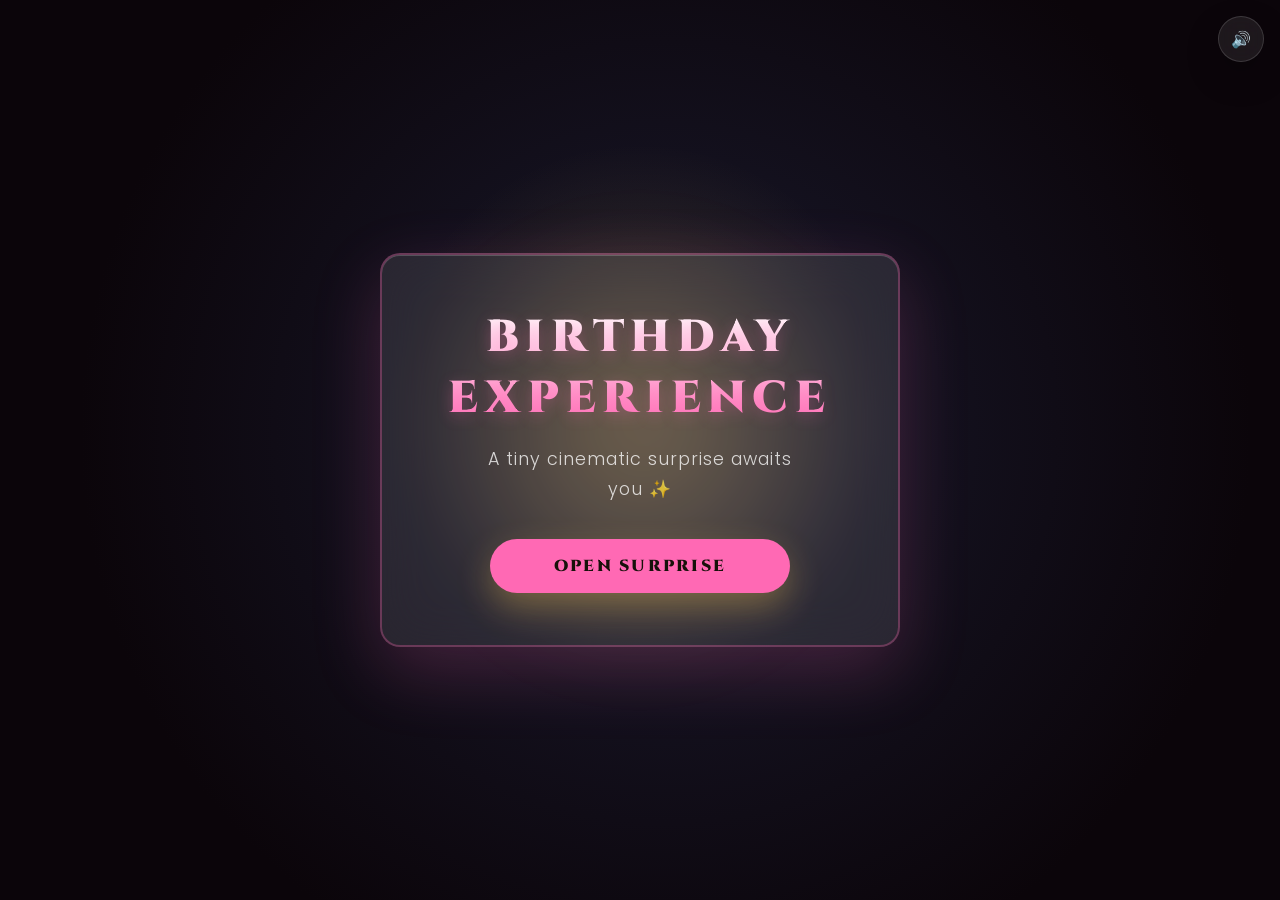
<file: divya.html>
<!DOCTYPE html>
<html lang="en">
<head>
    <meta charset="UTF-8">
    <meta name="viewport" content="width=device-width, initial-scale=1.0, maximum-scale=1.0, user-scalable=no">
    <title>Cinematic Birthday Experience for Divya ✨</title>

    <link rel="preconnect" href="https://fonts.googleapis.com">
    <link rel="preconnect" href="https://fonts.gstatic.com" crossorigin>
    <link href="https://fonts.googleapis.com/css2?family=Cinzel:wght@700;900&family=Poppins:wght@300;400;600;800&display=swap" rel="stylesheet">
    
    <!-- External CSS -->
    <link rel="stylesheet" href="css/birthday.css">

    <!-- GSAP for Animations -->
    <script src="https://cdnjs.cloudflare.com/ajax/libs/gsap/3.12.5/gsap.min.js"></script>
</head>
<body style="user-select: none; -webkit-user-select: none; -webkit-touch-callout: none;">

<!-- HAPPY BIRTHDAY MUSIC -->
<audio id="bg-music" loop preload="auto">
    <source src="assets/birthday.mp3" type="audio/mpeg">
</audio>

<div id="music-toggle" onclick="toggleMusic()">
    <span id="music-icon">🔊</span>
</div>

<div id="intro-overlay">
    <div class="intro-glow"></div>
    <div class="intro-card">
        <div class="intro-title">Birthday Experience</div>
        <div class="intro-sub">A tiny cinematic surprise awaits you ✨</div>
        <button class="start-btn" onclick="startApp()">OPEN SURPRISE</button>
    </div>
</div>

<div id="main-container">
    <div class="cake-stage" id="cake-group">
        <div class="candles-container">
            <div class="candle c1"><div class="flame"></div></div>
            <div class="candle c2"><div class="flame"></div></div>
            <div class="candle c3"><div class="flame"></div></div>
        </div>
        <div class="layer layer-top"><div class="frosting-top"></div><div class="dollop" style="left:45%;"></div></div>
        <div class="layer layer-mid"><div class="frosting-top"></div><div class="dollop" style="left:10%;"></div><div class="dollop" style="right:10%;"></div></div>
        <div class="layer layer-bottom"><div class="frosting-top"></div></div>
        <div class="plate"></div>
    </div>

    <div id="instruction-prompt">
        <h3 id="hint-text">Shake your phone to light up ✨</h3>
        <div id="shake-meter-box"><div id="shake-progress"></div></div>
    </div>

    <div id="final-prompt">
        <div class="prompt-card">
            <div class="prompt-glow"></div>
            <h2>Come On Divya...</h2>
            <p>You can do it ✨</p>
            <div class="final-line">SHAKE IT ONE MORE TIME</div>
        </div>
    </div>

    <div id="birthday-reveal">
        <div class="glow-orb orb1"></div>
        <div class="glow-orb orb2"></div>
        <div class="birthday-content">
            <div class="birthday-sub">✦ A SPECIAL DAY HAS ARRIVED ✦</div>
            <h1>HAPPY<br>BIRTHDAY</h1>
            <div class="birthday-line"></div>
            <button class="go-surprise-btn" onclick="goStory()">SEE SURPRISE ✨</button>
            
            <div class="birthday-footer">HAPPY BIRTHDAY</div>
        </div>
    </div>
</div>

<canvas id="canvas"></canvas>

<!-- External JS -->
<script src="js/divya.js"></script>

</body>
</html>
</file>
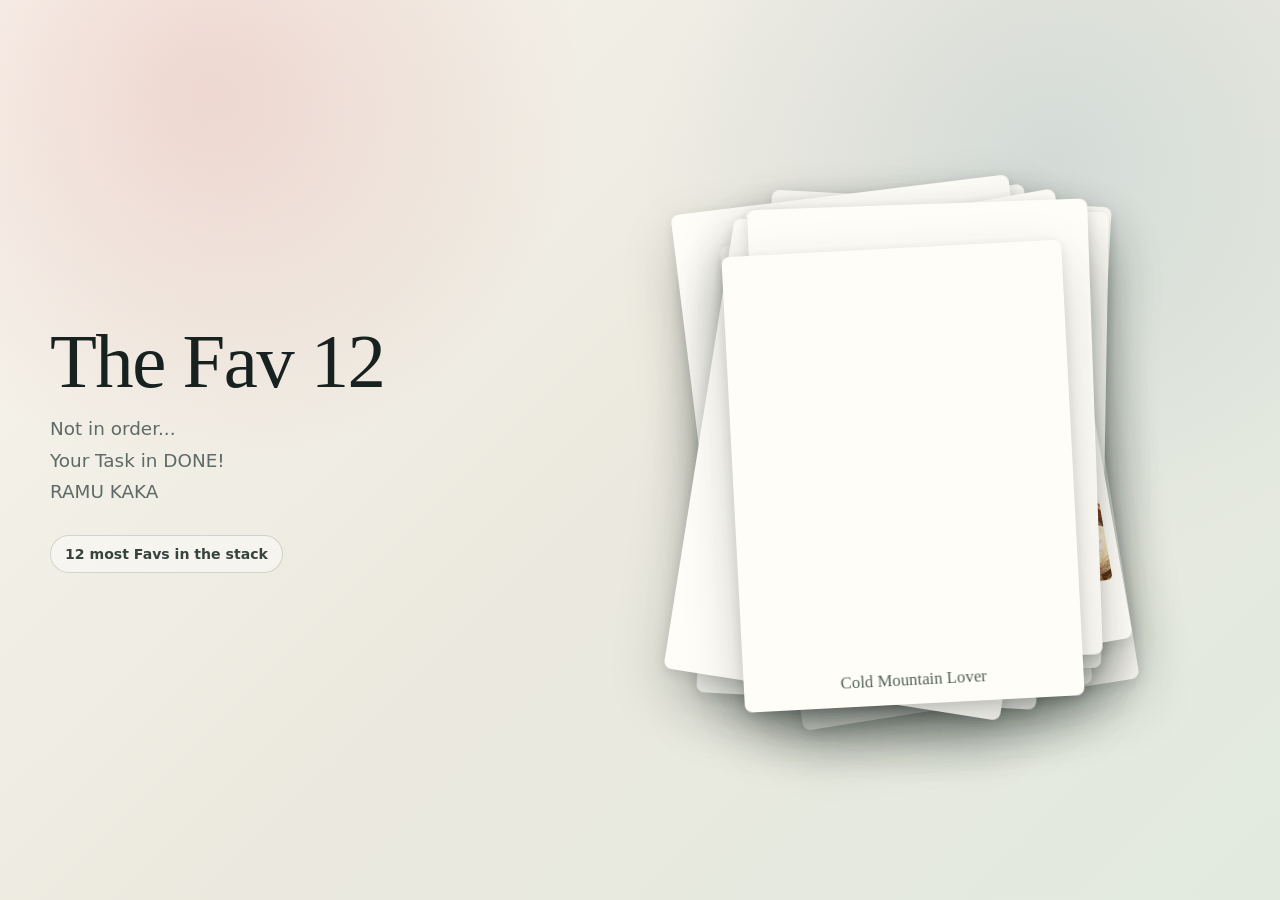
<file: fav.html>
<!doctype html>
<html lang="en">
<head>
  <meta charset="utf-8">
  <meta name="viewport" content="width=device-width, initial-scale=1">
  <title>The Fav 12</title>
  <style>
    :root {
      color-scheme: light;
      --ink: #17211f;
      --muted: #5d6a66;
      --paper: #f5f1e8;
      --accent: #c54846;
      --leaf: #6f8b6f;
      --sky: #7aa4b8;
      --card-w: clamp(190px, 62vw, 340px);
      --card-h: calc(var(--card-w) * 1.34);
    }

    * {
      box-sizing: border-box;
    }

    body {
      min-height: 100vh;
      margin: 0;
      overflow-x: hidden;
      font-family: Inter, ui-sans-serif, system-ui, -apple-system, BlinkMacSystemFont, "Segoe UI", sans-serif;
      color: var(--ink);
      background:
        radial-gradient(circle at 16% 10%, rgba(197, 72, 70, 0.16), transparent 28%),
        radial-gradient(circle at 82% 18%, rgba(122, 164, 184, 0.2), transparent 32%),
        linear-gradient(135deg, #f9f6ef 0%, #ece9df 48%, #e2eadf 100%);
    }

    main {
      display: grid;
      grid-template-columns: minmax(260px, 0.85fr) minmax(320px, 1.15fr);
      align-items: center;
      gap: clamp(24px, 5vw, 72px);
      width: min(1180px, calc(100vw - 32px));
      min-height: 100vh;
      margin: 0 auto;
      padding: 36px 0;
    }

    .copy {
      max-width: 430px;
      user-select: none;
    }

    h1 {
      margin: 0 0 16px;
      font-family: Georgia, "Times New Roman", serif;
      font-size: clamp(2.4rem, 6vw, 5.5rem);
      font-weight: 500;
      line-height: 0.92;
      letter-spacing: -0.02em;
    }

    p {
      max-width: 32rem;
      margin: 0;
      color: var(--muted);
      font-size: clamp(1rem, 1.8vw, 1.15rem);
      line-height: 1.7;
    }

    .counter {
      display: inline-flex;
      align-items: center;
      min-height: 38px;
      margin-top: 28px;
      padding: 0 14px;
      border: 1px solid rgba(23, 33, 31, 0.16);
      border-radius: 999px;
      background: rgba(255, 255, 255, 0.42);
      color: #36433f;
      font-size: 0.88rem;
      font-weight: 650;
    }

    .stage {
      position: relative;
      display: grid;
      place-items: center;
      min-height: min(720px, calc(100vh - 72px));
      perspective: 1100px;
      touch-action: manipulation;
    }

    .deck {
      position: relative;
      width: min(100%, calc(var(--card-w) + 130px));
      height: min(78vh, calc(var(--card-h) + 140px));
      min-height: 410px;
      isolation: isolate;
    }

    .photo-card {
      --x: 0px;
      --y: 0px;
      --r: 0deg;
      --s: 1;
      --float-x: 0px;
      --float-y: -210px;
      --float-r: 30deg;
      --delay: 0ms;
      position: absolute;
      left: 50%;
      top: 50%;
      width: var(--card-w);
      height: var(--card-h);
      padding: 10px 10px 44px;
      border: 0;
      border-radius: 8px;
      background: #fffdf8;
      box-shadow: 0 24px 55px rgba(35, 42, 40, 0.18), 0 4px 14px rgba(35, 42, 40, 0.12);
      cursor: pointer;
      transform: translate(-50%, -50%) translate3d(var(--x), var(--y), 0) rotate(var(--r)) scale(var(--s));
      transition:
        transform 650ms cubic-bezier(0.2, 0.9, 0.18, 1),
        box-shadow 650ms ease,
        filter 650ms ease,
        opacity 400ms ease;
      appearance: none;
      -webkit-tap-highlight-color: transparent;
      will-change: transform, opacity, filter;
    }

    /* Base card styling (always appears at the bottom) */
    .photo-card.base-card {
      cursor: default;
      pointer-events: none;
      transform: translate(-50%, -50%) translate3d(0px, 4px, 0) rotate(-2.5deg) scale(0.97);
      box-shadow: 0 12px 32px rgba(35, 42, 40, 0.12);
      z-index: 0 !important;
    }

    .photo-card.base-card::after {
      content: ""; /* Replaced by a button element */
    }

    .redirect-button {
      position: absolute;
      bottom: 14px;
      left: 50%;
      transform: translateX(-50%);
      padding: 8px 20px;
      border-radius: 99px;
      background: var(--accent);
      color: var(--paper);
      font-size: 0.9rem;
      font-weight: 600;
      text-decoration: none;
      white-space: nowrap;
      pointer-events: auto; /* Make it clickable on the disabled card */
      cursor: pointer;
      transition: transform 0.2s ease, background-color 0.2s ease;
    }
    .redirect-button:hover, .redirect-button:focus-visible {
      background-color: #a53836; /* Darker accent */
      transform: translateX(-50%) scale(1.05);
    }
    .photo-card:focus-visible {
      outline: 4px solid rgba(197, 72, 70, 0.42);
      outline-offset: 6px;
    }

    .photo-card img {
      display: block;
      width: 100%;
      height: calc(100% - 34px);
      object-fit: cover;
      border-radius: 5px;
      pointer-events: none;
      user-select: none;
    }

    .photo-card::after {
      content: attr(data-label);
      position: absolute;
      left: 17px;
      right: 17px;
      bottom: 14px;
      overflow: hidden;
      color: #51605a;
      font-family: Georgia, "Times New Roman", serif;
      font-size: 1.05rem;
      line-height: 1.1;
      text-overflow: ellipsis;
      white-space: nowrap;
    }

    .photo-card.is-selected {
      --x: 0px !important;
      --y: -18px !important;
      --r: 0deg !important;
      --s: 1.07 !important;
      z-index: 200 !important;
      box-shadow: 0 34px 70px rgba(22, 30, 28, 0.28), 0 10px 24px rgba(22, 30, 28, 0.18);
      filter: saturate(1.04) contrast(1.02);
    }

    .photo-card.is-removing {
      animation: petal-away 1900ms var(--delay) cubic-bezier(0.28, 0.02, 0.08, 1) forwards;
      pointer-events: none;
    }

    .photo-card.is-removed {
      display: none;
    }

    .petal {
      position: absolute;
      left: 50%;
      top: 50%;
      width: clamp(12px, 2.2vw, 18px);
      height: clamp(22px, 3.8vw, 34px);
      border-radius: 100% 0 100% 0;
      background: linear-gradient(150deg, rgba(255, 252, 246, 0.95), rgba(197, 72, 70, 0.5));
      box-shadow: 0 8px 18px rgba(77, 58, 53, 0.12);
      opacity: 0;
      transform: translate(-50%, -50%) rotate(18deg);
      pointer-events: none;
      z-index: 250;
    }

    .petal.is-floating {
      animation: petal-fragment 1800ms ease-out forwards;
      animation-delay: var(--petal-delay, 0ms);
    }

    @keyframes petal-away {
      0% {
        opacity: 1;
        filter: blur(0) saturate(1.04);
        transform: translate(-50%, -50%) translate3d(0, -18px, 0) rotate(0deg) scale(1.07);
      }
      42% {
        opacity: 0.88;
        filter: blur(0.3px) saturate(1.03);
        transform: translate(-50%, -50%) translate3d(calc(var(--float-x) * 0.34), -120px, 110px) rotate(calc(var(--float-r) * 0.36)) scale(1.02);
      }
      100% {
        opacity: 0;
        filter: blur(2.8px) saturate(0.92);
        transform: translate(-50%, -50%) translate3d(var(--float-x), var(--float-y), 170px) rotate(var(--float-r)) scale(0.68);
      }
    }

    @keyframes petal-fragment {
      0% {
        opacity: 0;
        transform: translate(-50%, -50%) translate3d(0, 0, 0) rotate(0deg) scale(0.5);
      }
      15% {
        opacity: 0.86;
      }
      100% {
        opacity: 0;
        transform: translate(-50%, -50%) translate3d(var(--petal-x), var(--petal-y), 0) rotate(var(--petal-r)) scale(1.08);
      }
    }

    @media (max-width: 760px) {
      body {
        overflow-y: auto;
      }

      main {
        grid-template-columns: 1fr;
        align-content: start;
        gap: 20px;
        min-height: 100vh;
        padding: 24px 16px 24px;
      }

      .copy {
        max-width: none;
        text-align: center;
      }

      p {
        max-width: 36rem;
        margin: 0 auto;
      }

      .counter {
        margin-top: 14px;
      }

      .stage {
        min-height: 480px;
      }

      .deck {
        height: 460px;
        min-height: 460px;
      }
    }

    @media (prefers-reduced-motion: reduce) {
      .photo-card,
      .photo-card.is-removing,
      .petal.is-floating {
        animation-duration: 1ms;
        transition-duration: 1ms;
      }
    }
  </style>
</head>
<body>
  <main>
    <section class="copy" aria-label="Photo stack description">
      <h1>The Fav 12</h1>
      <p>Not in order...<br> Your Task in DONE!<br>RAMU KAKA</p>
      <div class="counter" id="counter" aria-live="polite">12 most Favs in the stack</div>
    </section>

    <section class="stage" aria-label="Interactive photo stack">
      <div class="deck" id="deck"></div>
    </section>
  </main>

  <script>
    const photos = [
      { id: 1, label: "Family but Shubbu is most fav", url: "assets/family.webp" },
      { id: 2, label: "Fortuner Lover", url: "assets/car.webp" },
      { id: 3, label: "Cold Mountain Lover", url: "assets/mount.webp" },
      { id: 4, label: "Cricket watcher Badminton Player", url: "assets/cric.webp" },
      { id: 5, label: "Jab We Met", url: "assets/movie.webp" },
      { id: 6, label: "Public Bus Traveller", url: "assets/Travel.webp" },
      { id: 7, label: "Love to Philanthropy", url: "assets/kind.webp" },
      { id: 8, label: "Sweets Lover", url: "assets/sweet.webp" },
      { id: 9, label: "Milkiez Candy Lover", url: "assets/candy.webp" },
      { id: 10, label: "Nick Jonas Pasand Hai", url: "assets/nick.webp" },
      { id: 11, label: "Ferris Wheel Lover", url: "assets/wheel.webp" },
      { id: 12, label: "Music Lover while Working", url: "assets/song.webp" }
    ];

    const deck = document.querySelector("#deck");
    const counter = document.querySelector("#counter");
    
    // Completely shuffle the 12 photos
    const shuffled = [...photos].sort(() => Math.random() - 0.5);
    let selectedId = null;
    let topZ = 30;

    // Helper to generate a random position offset and rotation for each card
    function generateRandomPosition() {
      const xRange = window.innerWidth < 760 ? 30 : 45;
      const yRange = window.innerWidth < 760 ? 20 : 30;
      
      const x = Math.floor(Math.random() * (xRange * 2)) - xRange;
      const y = Math.floor(Math.random() * (yRange * 2)) - yRange;
      const r = Math.floor(Math.random() * 20) - 10; // Rotation between -10 and 10 degrees
      return { x, y, r };
    }

    function renderStack() {
      // 1. Create and render the permanent base card at the very bottom
      const baseCard = document.createElement("div");
      baseCard.className = "photo-card base-card";

      const baseImage = document.createElement("img");
      // A warm, minimal hand-drawn heart aesthetic image
      baseImage.src = "assets/last.webp";
      baseImage.alt = "Memory background anchor";
      baseImage.loading = "eager";

      baseCard.append(baseImage);

      const redirectButton = document.createElement("a");
      redirectButton.href = "https://photos.app.goo.gl/iPaa15qrFccQhiT29";
      redirectButton.className = "redirect-button";
      redirectButton.textContent = "Go to Gallery";
      redirectButton.setAttribute("aria-label", "Go to Gallery");
      baseCard.append(redirectButton);

      deck.append(baseCard);

      // 2. Render the 12 shuffled, randomly positioned interactive photo cards
      shuffled.forEach((photo, index) => {
        const card = document.createElement("button");
        const position = generateRandomPosition();
        
        card.className = "photo-card";
        card.type = "button";
        card.dataset.id = photo.id;
        card.dataset.label = photo.label;
        card.style.setProperty("--x", `${position.x}px`);
        card.style.setProperty("--y", `${position.y}px`);
        card.style.setProperty("--r", `${position.r}deg`);
        card.style.zIndex = index + 1;
        card.setAttribute("aria-label", `${photo.label}. Tap once to select, tap again to remove.`);

        const image = document.createElement("img");
        image.src = photo.url;
        image.alt = photo.label;
        image.loading = "eager";
        image.decoding = "async";
        card.append(image);

        card.addEventListener("click", () => handleCardTap(card, photo.id));
        deck.append(card);
      });
    }

    function handleCardTap(card, id) {
      if (card.classList.contains("is-removing")) return;

      if (selectedId === id) {
        removeCard(card);
        selectedId = null;
        return;
      }

      document.querySelectorAll(".photo-card.is-selected").forEach((selectedCard) => {
        selectedCard.classList.remove("is-selected");
      });

      selectedId = id;
      card.classList.add("is-selected");
      card.style.zIndex = ++topZ;
    }

    function removeCard(card) {
      card.disabled = true;
      const direction = Math.random() > 0.5 ? 1 : -1;
      const floatX = direction * (120 + Math.round(Math.random() * 90));
      const floatY = -(230 + Math.round(Math.random() * 150));
      const floatR = direction * (34 + Math.round(Math.random() * 26));

      card.style.setProperty("--float-x", `${floatX}px`);
      card.style.setProperty("--float-y", `${floatY}px`);
      card.style.setProperty("--float-r", `${floatR}deg`);
      card.classList.remove("is-selected");
      card.classList.add("is-removing");
      releasePetals(card);

      card.addEventListener("animationend", () => {
        card.classList.add("is-removed");
        card.setAttribute("aria-hidden", "true");
        card.tabIndex = -1;
        updateCounter();
      }, { once: true });
    }

    function releasePetals(card) {
      const bounds = card.getBoundingClientRect();
      const deckBounds = deck.getBoundingClientRect();
      const centerX = bounds.left - deckBounds.left + bounds.width / 2;
      const centerY = bounds.top - deckBounds.top + bounds.height / 2;

      for (let index = 0; index < 10; index += 1) {
        const petal = document.createElement("span");
        const side = index % 2 === 0 ? -1 : 1;
        const driftX = side * (60 + Math.random() * 170);
        const driftY = -(100 + Math.random() * 260);
        const rotate = side * (140 + Math.random() * 180);

        petal.className = "petal is-floating";
        petal.style.left = `${centerX + (Math.random() * 90 - 45)}px`;
        petal.style.top = `${centerY + (Math.random() * 120 - 60)}px`;
        petal.style.setProperty("--petal-x", `${driftX}px`);
        petal.style.setProperty("--petal-y", `${driftY}px`);
        petal.style.setProperty("--petal-r", `${rotate}deg`);
        petal.style.setProperty("--petal-delay", `${index * 70}ms`);
        deck.append(petal);
        petal.addEventListener("animationend", () => petal.remove(), { once: true });
      }
    }

    function updateCounter() {
      // Exclude the base-card background element when checking remaining interactive count
      const remaining = document.querySelectorAll(".photo-card:not(.is-removed):not(.base-card)").length;
      counter.textContent = remaining === 0
        ? "Happy Birthday again."
        : `${remaining} ${remaining === 1 ? "photo" : "photos"} in the stack`;
    }

    renderStack();
  </script>
</body>
</html>
</file>
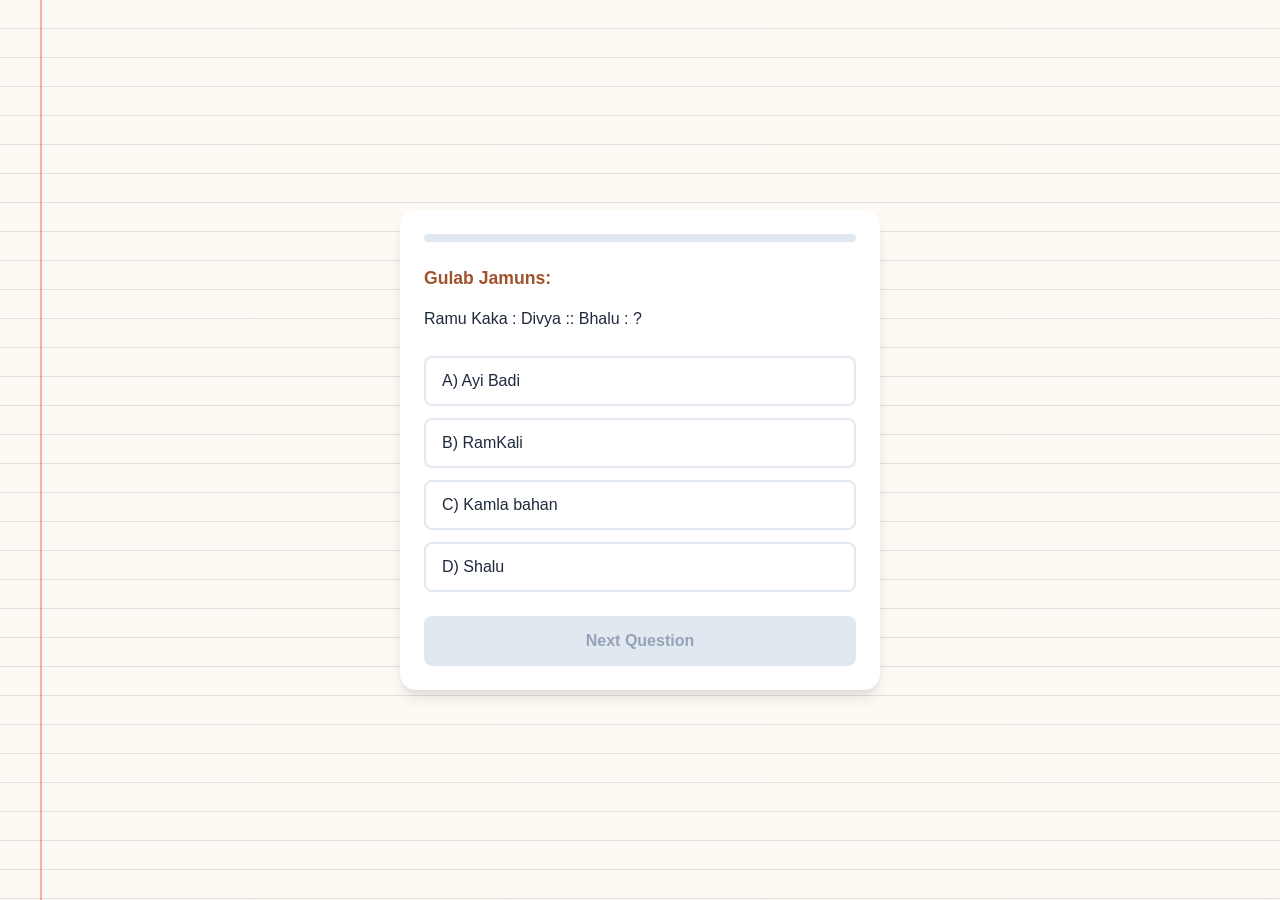
<file: mcq.html>
<!DOCTYPE html>
<html lang="en">
<head>
  <meta charset="UTF-8">
  <meta name="viewport" content="width=device-width, initial-scale=1.0">
  <title>Fun Brain Teaser Quiz</title>
  <link rel="stylesheet" href="css/mcq.css">
</head>
<body>

  <div class="app-container">
    <div id="quiz-screen">
      <div class="progress-bar">
        <div class="progress-fill" id="progress-fill"></div>
      </div>
      
      <div style="text-align: left; margin-bottom: 1rem; font-weight: bold; color: #a0522d; font-size: 1.1rem; display: flex; justify-content: flex-start; align-items: center; gap: 8px; min-height: 24px;">
        Gulab Jamuns: <div id="jamun-stash" style="display: flex; gap: 4px; flex-wrap: wrap;"></div>
      </div>

      <div id="question-text" class="question-text"></div>
      
      <div id="options-container" class="options-container">
        <!-- Options will be injected here via JS -->
      </div>
      
      <button id="next-btn" class="action-btn" disabled>Next Question</button>
    </div>

    <div id="result-screen" class="results-container hidden">
      <h2>Quiz Completed! 🎉</h2>
      <div class="score-circle">
        <span id="final-score">0</span>/<span id="total-questions">0</span>
      </div>
      <div id="final-jamun-stash" style="display: flex; gap: 8px; justify-content: center; flex-wrap: wrap; margin-bottom: 1.5rem; min-height: 20px;"></div>
      <p id="result-message" class="question-text"></p>
      <button id="retry-btn" class="action-btn" onclick="location.reload()">Play Again</button>
    </div>
  </div>

  <script src="js/mcq.js"></script>
</body>
</html>
</file>
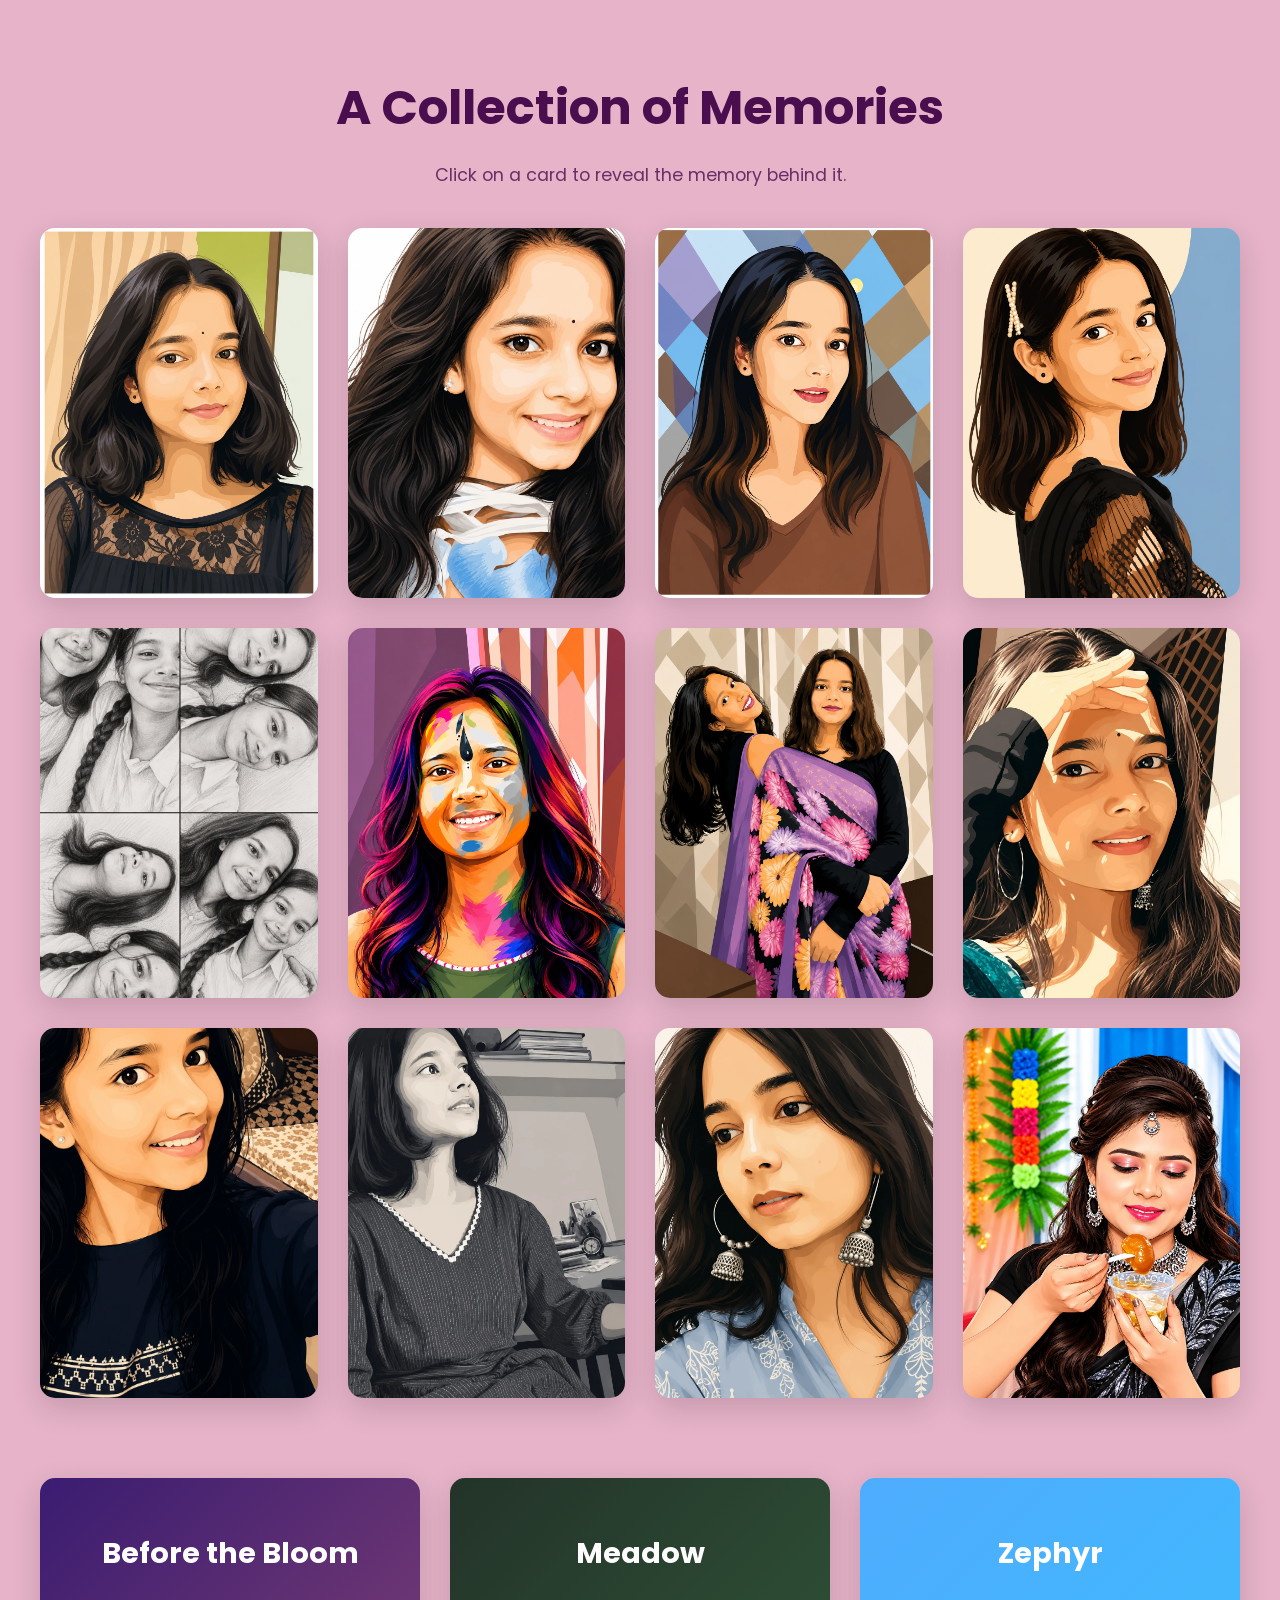
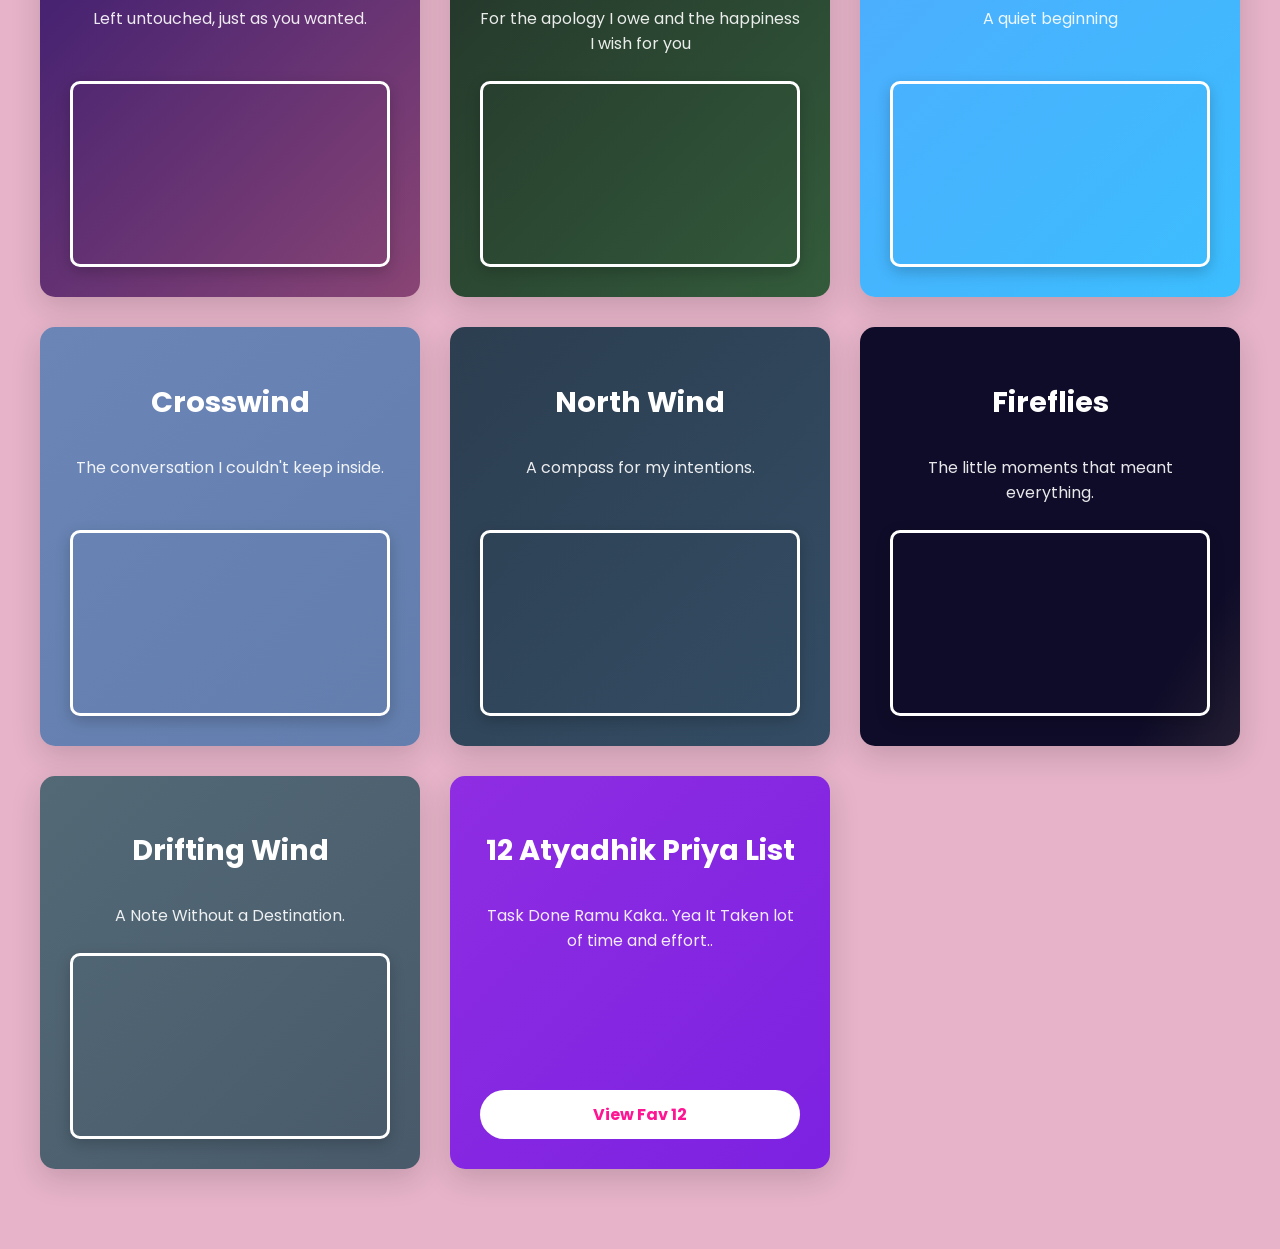
<file: page.html>
<!DOCTYPE html>
<html lang="en">
<head>
    <meta charset="UTF-8">
    <meta name="viewport" content="width=device-width, initial-scale=1.0">
    <title>Our Memories</title>
    <link rel="preconnect" href="https://fonts.googleapis.com">
    <link rel="preconnect" href="https://fonts.gstatic.com" crossorigin>
    <link href="https://fonts.googleapis.com/css2?family=Poppins:wght@300;400;600;700&display=swap" rel="stylesheet">
    <style>
        :root {
            --bg: #e6b3c8;
            --primary: #ff1493;
            --card-bg: rgba(255, 255, 255, 0.1);
            --text-color: #4a0e4e;
        }
        body {
            background-color: var(--bg);
            font-family: 'Poppins', sans-serif;
            color: var(--text-color);
            margin: 0;
            padding: 40px 20px;
            text-align: center;
        }
        h1 {
            font-size: clamp(2rem, 6vw, 3rem);
            margin-bottom: 10px;
        }
        p {
            font-size: clamp(0.9rem, 2.5vw, 1.1rem);
            margin-bottom: 40px;
            color: rgba(74, 14, 78, 0.8);
        }
        .memory-grid {
            display: grid;
            grid-template-columns: repeat(auto-fill, minmax(250px, 1fr));
            gap: 30px;
            max-width: 1200px;
            margin: 0 auto;
        }
        .card-container {
            background-color: transparent;
            aspect-ratio: 3 / 4;
            perspective: 1000px;
            cursor: pointer;
            transition: transform 0.3s ease-in-out;
        }
        .card-container:hover {
            transform: translateY(-10px);
        }
        .card-inner {
            position: relative;
            width: 100%;
            height: 100%;
            transition: transform 0.8s;
            transform-style: preserve-3d;
            border-radius: 15px;
            box-shadow: 0 10px 30px rgba(0,0,0,0.15);
        }
        .card-container.flipped .card-inner {
            transform: rotateY(180deg);
        }
        .card-front, .card-back {
            position: absolute;
            width: 100%;
            height: 100%;
            -webkit-backface-visibility: hidden;
            backface-visibility: hidden;
            border-radius: 15px;
            overflow: hidden;
        }
        .card-front {
            background-color: var(--card-bg);
        }
        .card-front img {
            width: 100%;
            height: 100%;
            object-fit: cover;
        }
        .card-back {
            background: linear-gradient(135deg, #ffb6c1, #ff69b4);
            color: white;
            transform: rotateY(180deg);
            display: flex;
            flex-direction: column;
            justify-content: center;
            align-items: center;
            padding: 20px;
        }
        .card-back h3 {
            font-size: 1.5rem;
            margin-bottom: 10px;
        }
        .card-back p {
            font-size: 1rem;
            color: rgba(255,255,255,0.9);
            margin-bottom: 0;
        }
        .download-btn-card {
            display: inline-block;
            padding: 8px 18px;
            background: white;
            color: var(--primary);
            border-radius: 20px;
            text-decoration: none;
            font-weight: 600;
            margin-top: 20px;
            font-size: 0.9rem;
            transition: transform 0.2s;
        }
        .download-btn-card:hover { transform: scale(1.05); }
        .special-cards-container {
            display: grid;
            grid-template-columns: repeat(auto-fill, minmax(320px, 1fr));
            gap: 30px;
            max-width: 1200px;
            margin: 80px auto 40px auto;
        }
        .special-card {
            background: linear-gradient(135deg, #ffb6c1, #ff69b4);
            border-radius: 15px;
            padding: 30px;
            box-shadow: 0 10px 30px rgba(0,0,0,0.15);
            color: white;
            text-align: center;
            display: flex;
            flex-direction: column;
            transition: transform 0.3s ease-in-out, box-shadow 0.3s ease-in-out;
            /* Properties for live background animation */
            background-size: 400% 400%;
            animation: liveGradient 15s ease infinite;
        }
        .special-card:hover {
            transform: scale(1.03);
            box-shadow: 0 15px 40px rgba(0,0,0,0.25);
        }
        .special-card h2 {
            font-size: 1.8rem;
            margin-bottom: 15px;
        }
        /* Custom backgrounds for special cards based on title */
        .special-cards-container .special-card:nth-child(1) { /* Before the Bloom */
            background-image: linear-gradient(135deg, #3a1c71, #d76d77, #ffaf7b);
        }
        .special-cards-container .special-card:nth-child(2) { /* Meadow */
            background-image: linear-gradient(135deg, #233329, #63d471);
        }
        .special-cards-container .special-card:nth-child(3) { /* Zephyr */
            background-image: linear-gradient(135deg, #4facfe, #00f2fe);
        }
        .special-cards-container .special-card:nth-child(4) { /* Crosswind */
            background-image: linear-gradient(135deg, #6a85b6, #4e6a94);
        }
        .special-cards-container .special-card:nth-child(5) { /* North Wind */
            background-image: linear-gradient(135deg, #2c3e50, #4b79a1);
        }
        .special-cards-container .special-card:nth-child(6) { /* Fireflies */
            background-image: radial-gradient(ellipse at bottom, #f3d586 0%, #0f0c29 70%);
        }
        .special-cards-container .special-card:nth-child(7) { /* Drifting Wind */
            background-image: linear-gradient(135deg, #536976, #292E49);
        }
        .special-cards-container .special-card:nth-child(8) { /* Photo Album */
            background-image: linear-gradient(135deg, #8E2DE2, #4A00E0);
        }
        /* This is a new class for the notes to avoid conflict with the body's p tag styles */
        .special-card .notes {
            font-size: 1rem;
            color: rgba(255,255,255,0.9);
            margin-bottom: 25px;
            flex-grow: 1;
        }
        /* Keyframes for the live background animation */
        @keyframes liveGradient {
            0% { background-position: 0% 50%; }
            50% { background-position: 100% 50%; }
            100% { background-position: 0% 50%; }
        }
        .special-card-btn {
            display: inline-block;
            padding: 12px 24px;
            background: white;
            color: var(--primary);
            border-radius: 30px;
            text-decoration: none;
            font-weight: 700;
            transition: transform 0.2s, box-shadow 0.2s;
        }
        .special-card-btn:hover {
            transform: scale(1.05);
            box-shadow: 0 5px 15px rgba(0,0,0,0.2);
        }
        .video-wrapper {
            position: relative;
            padding-bottom: 56.25%; /* 16:9 aspect ratio */
            height: 0;
            overflow: hidden;
            border-radius: 10px;
            border: 3px solid white;
            box-shadow: 0 5px 15px rgba(0,0,0,0.2);
        }
        .video-wrapper iframe {
            position: absolute;
            top: 0;
            left: 0;
            width: 100%;
            height: 100%;
        }

        /* Mobile Optimizations */
        @media (max-width: 600px) {
            body {
                padding: 40px 15px;
            }
            .memory-grid {
                gap: 20px;
            }
            .special-cards-container {
                grid-template-columns: repeat(auto-fill, minmax(280px, 1fr));
                margin-top: 60px;
                gap: 25px;
            }
            .special-card {
                padding: 20px;
            }
            .special-card h2 {
                font-size: 1.5rem;
            }
        }
    </style>
</head>
<body>
    <h1>A Collection of Memories</h1>
    <p>Click on a card to reveal the memory behind it.</p>

    <div class="memory-grid" id="memory-grid">
        <!-- Cards will be injected here -->
    </div>

    <div class="special-cards-container">
        <!-- YouTube Card 1 -->
        <div class="special-card">
            <h2>Before the Bloom</h2>
            <p class="notes">Left untouched, just as you wanted.</p>
            <div class="video-wrapper">
                <iframe src="https://www.youtube.com/embed/7-eeiFtG5DA" title="YouTube video player" frameborder="0" allow="accelerometer; autoplay; clipboard-write; encrypted-media; gyroscope; picture-in-picture; web-share" allowfullscreen></iframe>
            </div>
        </div>

        <!-- YouTube Card 2 -->
        <div class="special-card">
            <h2>Meadow</h2>
            <p class="notes">For the apology I owe and the happiness I wish for you</p>
            <div class="video-wrapper">
                <iframe src="https://www.youtube.com/embed/JMYr694JLO8" title="YouTube video player" frameborder="0" allow="accelerometer; autoplay; clipboard-write; encrypted-media; gyroscope; picture-in-picture; web-share" allowfullscreen></iframe>
            </div>
        </div>

        <!-- YouTube Card 3 -->
        <div class="special-card">
            <h2>Zephyr</h2>
            <p class="notes">A quiet beginning</p>
            <div class="video-wrapper">
                <iframe src="https://www.youtube.com/embed/atCx01KCJMc" title="YouTube video player" frameborder="0" allow="accelerometer; autoplay; clipboard-write; encrypted-media; gyroscope; picture-in-picture; web-share" allowfullscreen></iframe>
            </div>
        </div>

        <!-- YouTube Card 4 -->
        <div class="special-card">
            <h2>Crosswind</h2>
            <p class="notes">The conversation I couldn't keep inside.</p>
            <div class="video-wrapper">
                <iframe src="https://www.youtube.com/embed/qkdJ-HWwzwI" title="YouTube video player" frameborder="0" allow="accelerometer; autoplay; clipboard-write; encrypted-media; gyroscope; picture-in-picture; web-share" allowfullscreen></iframe>
            </div>
        </div>

        <!-- YouTube Card 5 -->
        <div class="special-card">
            <h2>North Wind</h2>
            <p class="notes">A compass for my intentions.</p>
            <div class="video-wrapper">
                <iframe src="https://www.youtube.com/embed/KuK7QuYo4Ow" title="YouTube video player" frameborder="0" allow="accelerometer; autoplay; clipboard-write; encrypted-media; gyroscope; picture-in-picture; web-share" allowfullscreen></iframe>
            </div>
        </div>
        <!-- YouTube Card 6 -->
        <div class="special-card">
            <h2>Fireflies</h2>
            <p class="notes">The little moments that meant everything.</p>
            <div class="video-wrapper">
                <iframe src="https://www.youtube.com/embed/2uSMAEztMPo" title="YouTube video player" frameborder="0" allow="accelerometer; autoplay; clipboard-write; encrypted-media; gyroscope; picture-in-picture; web-share" allowfullscreen></iframe>
            </div>
        </div>
        <!-- YouTube Card 7 -->
        <div class="special-card">
            <h2>Drifting Wind</h2>
            <p class="notes">A Note Without a Destination.</p>
            <div class="video-wrapper">
                <iframe src="https://www.youtube.com/embed/rsHgxjDtIKI" title="YouTube video player" frameborder="0" allow="accelerometer; autoplay; clipboard-write; encrypted-media; gyroscope; picture-in-picture; web-share" allowfullscreen></iframe>
            </div>
        </div>

        <!-- Google Photos Card -->
       <div class="special-card">
            <h2>12 Atyadhik Priya List</h2>
            <p class="notes">Task Done Ramu Kaka.. Yea It Taken lot of time and effort..</p>
            <a href="dgame.html" target="_blank" class="special-card-btn">
                View Fav 12
            </a>
        </div>
    </div>

    <script>
        const memories = [
            { img: 'assets/img1.webp', title: 'Cute', description: 'Some see you as cute' },
            { img: 'assets/img2.webp', title: 'Beautiful', description: 'Some see you as beautiful' },
            { img: 'assets/img3.webp', title: 'Elegant', description: 'Some see you as elegant' },
            { img: 'assets/img4.webp', title: 'Mysterious', description: 'Some see you as mysterious' },
            { img: 'assets/img5.webp', title: 'Sunshine', description: 'Some see you as sunshine' },
            { img: 'assets/img6.webp', title: 'Chaos', description: 'Some see you as chaos' },
            { img: 'assets/img7.webp', title: 'Perfect', description: 'Some see you as perfect' },
            { img: 'assets/img8.webp', title: 'Amazing', description: 'Some see you as Amazing' },
            { img: 'assets/img9.webp', title: 'Pure Joy', description: 'Some see you as pure joy 🌻' },
            { img: 'assets/img10.webp', title: 'Weirdo', description: 'Some see you as a total weirdo' },
            { img: 'assets/img11.webp', title: 'Nazar na lage', description: 'Haye re! Nazar na lage jaye' },
            { img: 'assets/img12.webp', title: 'This', description: 'But I see you as this' },
        ];

        const grid = document.getElementById('memory-grid');

        memories.forEach(memory => {
            const cardContainer = document.createElement('div');
            cardContainer.className = 'card-container';

            cardContainer.innerHTML = `
                <div class="card-inner">
                    <div class="card-front">
                        <img src="${memory.img}" alt="${memory.title}" loading="lazy">
                    </div>
                    <div class="card-back">
                        <h3>${memory.title}</h3>
                        <p>${memory.description}</p>
                        <a href="${memory.img}" download="memory-${memory.title.replace(/ /g, '-').toLowerCase()}" class="download-btn-card">
                            Download 💾
                        </a>
                    </div>
                </div>
            `;
            
            cardContainer.addEventListener('click', () => {
                cardContainer.classList.toggle('flipped');
            });

            // Stop propagation on the download link to prevent the card from flipping back
            const downloadLink = cardContainer.querySelector('.download-btn-card');
            if (downloadLink) {
                downloadLink.addEventListener('click', (e) => {
                    e.stopPropagation();
                });
            }

            grid.appendChild(cardContainer);
        });
    </script>
</body>
</html>
</file>
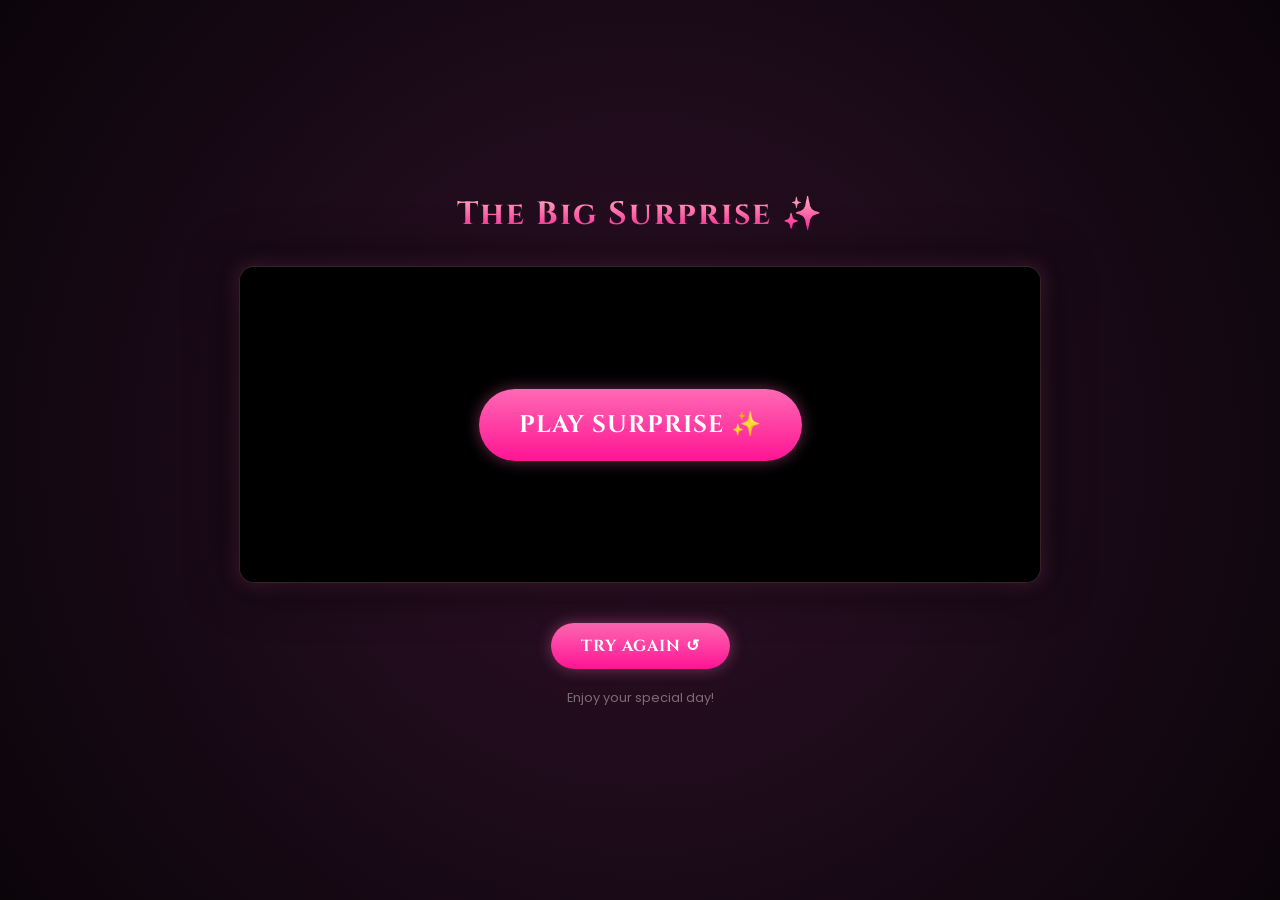
<file: video.html>
<!DOCTYPE html>
<html lang="en">
<head>
    <meta charset="UTF-8">
    <meta name="viewport" content="width=device-width, initial-scale=1.0">
    <title>A Special Surprise ✨</title>
    <link href="https://fonts.googleapis.com/css2?family=Cinzel:wght@400;700&family=Poppins:wght@300;400;600&display=swap" rel="stylesheet">
    <style>
        body {
            background: radial-gradient(circle at center, #2d1028 0%, #0b050a 100%);
            color: #ffffff;
            font-family: 'Poppins', sans-serif;
            display: flex;
            flex-direction: column;
            justify-content: center;
            align-items: center;
            min-height: 100vh;
            margin: 0;
            overflow-x: hidden;
        }

        .video-container {
            width: 90%;
            max-width: 800px;
            position: relative;
            border-radius: 15px;
            overflow: hidden;
            box-shadow: 0 0 50px rgba(0, 0, 0, 0.8), 0 0 20px rgba(255, 105, 180, 0.3);
            border: 1px solid rgba(255, 182, 193, 0.2);
            background: #000;
            line-height: 0;
        }

        video {
            width: 100%;
            height: auto;
        }

        .header {
            margin-bottom: 30px;
            text-align: center;
        }

        h1 {
            font-family: 'Cinzel', serif;
            font-size: 2rem;
            margin: 0;
            background: linear-gradient(to bottom, #ffb6c1, #ff1493);
            -webkit-background-clip: text;
            -webkit-text-fill-color: transparent;
            letter-spacing: 2px;
        }

        .controls-area {
            margin-top: 40px;
            display: flex;
            gap: 20px;
        }

        .btn {
            padding: 12px 30px;
            font-family: 'Cinzel', serif;
            font-size: 1rem;
            font-weight: 700;
            background: rgba(255, 255, 255, 0.05);
            color: white;
            border: 1px solid rgba(255, 255, 255, 0.2);
            border-radius: 50px;
            cursor: pointer;
            transition: all 0.3s ease;
            text-decoration: none;
            text-transform: uppercase;
            letter-spacing: 1px;
        }

        .btn-primary {
            background: linear-gradient(to bottom, #ff69b4, #ff1493);
            border: none;
            box-shadow: 0 0 15px rgba(255, 105, 180, 0.4);
        }

        .btn:hover {
            transform: scale(1.05);
            background: rgba(255, 255, 255, 0.1);
        }

        .btn-primary:hover {
            box-shadow: 0 0 25px rgba(255, 105, 180, 0.6);
            background: linear-gradient(to bottom, #ff8dc0, #ff479b);
        }

        .footer-note {
            margin-top: 20px;
            font-size: 0.8rem;
            color: rgba(255, 255, 255, 0.4);
        }
        
        .play-overlay {
            position: absolute;
            top: 0; left: 0; right: 0; bottom: 0;
            background: rgba(0, 0, 0, 0.8);
            display: flex;
            justify-content: center;
            align-items: center;
            z-index: 10;
        }
    </style>
</head>
<body>

    <div class="header">
        <h1>The Big Surprise ✨</h1>
    </div>

    <div class="video-container" id="videoWrapper">
        <div id="playOverlay" class="play-overlay">
            <button id="startVideoBtn" class="btn btn-primary" style="font-size: 1.5rem; padding: 20px 40px;">Play Surprise ✨</button>
        </div>
       <iframe
    id="surpriseVideo"
    width="100%"
    height="315"
    src="https://www.youtube.com/embed/71oxE9MIBFY?cc_load_policy=0"
    title="YouTube video player"
    frameborder="0"
    allow="accelerometer; clipboard-write; encrypted-media; gyroscope; picture-in-picture; web-share"
    allowfullscreen>
</iframe>
    </div>

    <div class="controls-area">
        <button onclick="window.location.href='prank.html?retry=true'" class="btn btn-primary">Try Again ↺</button>
    </div>

    <div class="footer-note">Enjoy your special day!</div>

    <script>
        // Alert the user if the external video link fails to load
        const video = document.getElementById('surpriseVideo');
        const playOverlay = document.getElementById('playOverlay');
        const startVideoBtn = document.getElementById('startVideoBtn');

        startVideoBtn.addEventListener('click', () => {
            playOverlay.style.display = 'none';
            video.play();
        });

        video.addEventListener('error', function() {
            alert("The surprise video could not be loaded. Please check the source URL or your internet connection.");
        }, true);
    </script>
</body>
</html>
</file>
<file: css/birthday.css>
:root {
    --bg: #0b050a; /* Dark background with a tiny hint of plum */
    --surface: rgba(255, 182, 193, 0.1);
    --surface-strong: rgba(255, 105, 180, 0.15);
    --text: #ffffff;
    --text-soft: rgba(255, 255, 255, 0.78);
    --gold: #ff69b4;
    --pink: #ffb6c1;
    --red: #ff1493;
    --cyan: #e6e6fa;
    --green: #ff69b4;
    --shadow: rgba(0, 0, 0, 0.42);
}

* {
    margin: 0;
    padding: 0;
    box-sizing: border-box;
}

html,
body {
    width: 100%;
    height: 100%;
    overflow: hidden;
    background:
        radial-gradient(circle at 50% 18%, rgba(255, 105, 180, 0.1), transparent 32%),
        radial-gradient(circle at 16% 86%, rgba(255, 182, 193, 0.15), transparent 36%),
        linear-gradient(180deg, #160a12 0%, var(--bg) 64%);
    color: var(--text);
    font-family: "Poppins", sans-serif;
}

button {
    font: inherit;
}

button,
#music-toggle {
    -webkit-tap-highlight-color: transparent;
}

#music-toggle {
    position: fixed;
    top: max(16px, env(safe-area-inset-top));
    right: max(16px, env(safe-area-inset-right));
    z-index: 100001;
    display: grid;
    place-items: center;
    width: 46px;
    height: 46px;
    cursor: pointer;
    border: 1px solid rgba(255, 255, 255, 0.14);
    border-radius: 50%;
    background: rgba(255, 255, 255, 0.08);
    box-shadow: 0 14px 34px rgba(0, 0, 0, 0.22);
    backdrop-filter: blur(14px);
    transition: transform 180ms ease, background 180ms ease, border-color 180ms ease;
}

#music-toggle:hover {
    transform: translateY(-2px);
    background: rgba(255, 255, 255, 0.14);
    border-color: rgba(255, 255, 255, 0.24);
}

#music-toggle:active {
    transform: scale(0.96);
}

#intro-overlay {
    position: fixed;
    inset: 0;
    z-index: 99999;
    display: flex;
    align-items: center;
    justify-content: center;
    padding: 24px;
    background:
        radial-gradient(circle at 50% 44%, rgba(254, 202, 87, 0.16), transparent 31%),
        radial-gradient(circle at 52% 48%, #1a1a2e 0%, var(--bg) 72%);
}

.intro-glow {
    position: absolute;
    width: min(70vw, 460px);
    aspect-ratio: 1;
    border-radius: 50%;
    background: radial-gradient(circle, rgba(254, 202, 87, 0.2), transparent 70%);
    filter: blur(34px);
    animation: pulseGlow 5s infinite ease-in-out;
}

@keyframes floatCard {
    0%, 100% { transform: translateY(0) scale(1); }
    50% { transform: translateY(-12px) scale(1.02); }
}

.intro-card {
    position: relative;
    z-index: 5;
    width: min(100%, 520px);
    padding: clamp(34px, 7vw, 52px) clamp(22px, 6vw, 42px);
    overflow: hidden;
    border: 2px solid rgba(255, 105, 180, 0.3);
    border-radius: 20px;
    background: rgba(255, 255, 255, 0.1);
    box-shadow:
        0 24px 70px rgba(255, 105, 180, 0.2),
        inset 0 1px 0 rgba(255, 255, 255, 0.2);
    text-align: center;
    backdrop-filter: blur(25px);
    animation: floatCard 4s ease-in-out infinite;
    transition: box-shadow 0.3s ease, border 0.3s ease;
}

.intro-card:hover {
    box-shadow:
        0 30px 80px rgba(255, 105, 180, 0.4),
        inset 0 1px 0 rgba(255, 255, 255, 0.3);
    border: 2px solid rgba(255, 105, 180, 0.6);
}

.intro-title {
    margin-bottom: 16px;
    background: linear-gradient(180deg, #ffffff 0%, var(--gold) 100%);
    -webkit-background-clip: text;
    background-clip: text;
    color: transparent;
    font-family: "Cinzel", serif;
    font-size: clamp(1.8rem, 7vw, 2.8rem);
    font-weight: 900;
    letter-spacing: 0.15em;
    text-transform: uppercase;
    text-shadow: 0 4px 15px rgba(255, 105, 180, 0.3);
}

.intro-sub {
    max-width: 34ch;
    margin: 0 auto 34px;
    color: var(--text-soft);
    font-size: clamp(1rem, 3vw, 1.1rem);
    line-height: 1.7;
    font-weight: 300;
    letter-spacing: 1px;
}

.start-btn,
.go-surprise-btn {
    min-height: 54px;
    border: 0;
    cursor: pointer;
    font-family: "Cinzel", serif;
    font-weight: 900;
    letter-spacing: 0.14em;
    text-transform: uppercase;
    transition: transform 180ms ease, box-shadow 180ms ease, filter 180ms ease;
}

.start-btn {
    width: min(100%, 300px);
    padding: 16px 26px;
    border-radius: 999px;
    background: var(--gold);
    color: #17110a;
    box-shadow: 0 14px 34px rgba(254, 202, 87, 0.32);
}

.start-btn:hover,
.go-surprise-btn:hover {
    transform: translateY(-4px);
    filter: saturate(1.08);
}

.start-btn:hover {
    box-shadow: 0 18px 42px rgba(254, 202, 87, 0.46);
}

.start-btn:active,
.go-surprise-btn:active {
    transform: translateY(-1px) scale(0.98);
}

#main-container {
    position: relative;
    display: flex;
    width: 100%;
    height: 100%;
    align-items: center;
    justify-content: center;
    flex-direction: column;
    opacity: 0;
}

.cake-stage {
    position: relative;
    display: flex;
    align-items: center;
    flex-direction: column;
    transform: translateY(-20px);
    filter: drop-shadow(0 26px 40px rgba(0, 0, 0, 0.24));
}

.plate {
    width: clamp(250px, 62vw, 320px);
    height: 22px;
    margin-top: -10px;
    border-radius: 50%;
    background: linear-gradient(180deg, #ffffff 0%, #d8e5ff 100%);
    box-shadow: 0 20px 40px rgba(0, 0, 0, 0.78);
}

.layer {
    position: relative;
    border-radius: 100px 100px 20px 20px / 40px 40px 20px 20px;
    box-shadow:
        inset 0 -12px 20px rgba(0, 0, 0, 0.18),
        inset 0 1px 0 rgba(255, 255, 255, 0.34),
        0 10px 25px rgba(0, 0, 0, 0.16);
}

.layer-bottom {
    width: clamp(220px, 54vw, 270px);
    height: clamp(82px, 18vw, 95px);
    background: linear-gradient(180deg, #ffb6f5 0%, var(--pink) 65%, #ff7fe9 100%);
}

.layer-mid {
    z-index: 2;
    width: clamp(170px, 42vw, 205px);
    height: clamp(68px, 15vw, 78px);
    margin-bottom: -20px;
    background: linear-gradient(180deg, #7ce9ff 0%, var(--cyan) 68%, #22b6d6 100%);
}

.layer-top {
    z-index: 3;
    width: clamp(122px, 30vw, 145px);
    height: clamp(58px, 13vw, 65px);
    margin-bottom: -20px;
    background: linear-gradient(180deg, #ffffff 0%, #fff5f5 75%, #ffdede 100%);
}

.frosting-top {
    position: absolute;
    top: 0;
    width: 100%;
    height: 25px;
    border-radius: 50% 50% 0 0 / 100% 100% 0 0;
    background: rgba(255, 255, 255, 0.82);
}

.dollop {
    position: absolute;
    top: -7px;
    width: 15px;
    height: 15px;
    border-radius: 50%;
    background: var(--red);
    box-shadow: 0 5px 12px rgba(255, 71, 87, 0.28);
}

.candles-container {
    position: absolute;
    bottom: clamp(156px, 36vw, 180px);
    z-index: 20;
    display: flex;
    width: 110px;
    justify-content: space-around;
}

.candle {
    position: relative;
    width: 10px;
    height: 55px;
    border-radius: 4px;
    box-shadow: inset 0 -6px 8px rgba(0, 0, 0, 0.14);
}

.c1 {
    background: repeating-linear-gradient(45deg, var(--red) 0 8px, #ffffff 8px 16px);
}

.c2 {
    background: repeating-linear-gradient(45deg, var(--gold) 0 8px, #ffffff 8px 16px);
}

.c3 {
    background: repeating-linear-gradient(45deg, var(--green) 0 8px, #ffffff 8px 16px);
}

.flame {
    position: absolute;
    top: -34px;
    left: 50%;
    width: 18px;
    height: 34px;
    border-radius: 50% 50% 20% 20% / 60% 60% 40% 40%;
    opacity: 0;
    background: radial-gradient(circle at 50% 100%, #ffffff 0%, #fdb813 45%, #ff7b00 100%);
    box-shadow: 0 0 22px #fdb813, 0 0 42px rgba(255, 123, 0, 0.5);
    transform: translateX(-50%) scale(0);
    transform-origin: bottom center;
}

.flame.active {
    opacity: 1;
    transform: translateX(-50%) scale(1);
    animation: flicker 90ms infinite alternate;
}

#instruction-prompt {
    position: absolute;
    bottom: max(34px, env(safe-area-inset-bottom));
    z-index: 100;
    width: 100%;
    padding: 0 22px;
    text-align: center;
}

#hint-text {
    margin-bottom: 15px;
    color: var(--gold);
    font-family: "Cinzel", serif;
    font-size: clamp(0.78rem, 2.6vw, 0.9rem);
    letter-spacing: 0.18em;
    line-height: 1.5;
    text-transform: uppercase;
}

#shake-meter-box {
    width: min(300px, 82vw);
    height: 14px;
    margin: 0 auto;
    overflow: hidden;
    border: 1px solid rgba(255, 255, 255, 0.15);
    border-radius: 20px;
    opacity: 0;
    background: rgba(255, 255, 255, 0.06);
    box-shadow: inset 0 1px 8px rgba(0, 0, 0, 0.28);
}

#shake-progress {
    width: 0%;
    height: 100%;
    border-radius: inherit;
    background: linear-gradient(90deg, var(--red), var(--gold));
    box-shadow: 0 0 15px var(--red);
}

#final-prompt {
    position: absolute;
    inset: 0;
    z-index: 900;
    display: none;
    align-items: center;
    justify-content: center;
    padding: 24px;
    background: rgba(0, 0, 0, 0.48);
    backdrop-filter: blur(10px);
}

.prompt-card {
    position: relative;
    width: min(100%, 500px);
    padding: clamp(34px, 7vw, 46px) clamp(22px, 6vw, 36px);
    overflow: hidden;
    border: 1px solid rgba(255, 255, 255, 0.13);
    border-radius: 8px;
    background: rgba(255, 255, 255, 0.075);
    box-shadow: 0 24px 70px rgba(0, 0, 0, 0.34);
    text-align: center;
}

.prompt-glow {
    position: absolute;
    top: -130px;
    left: 50%;
    width: 250px;
    height: 250px;
    border-radius: 50%;
    background: radial-gradient(circle, rgba(254, 202, 87, 0.26), transparent 70%);
    filter: blur(25px);
    transform: translateX(-50%);
}

.prompt-card h2 {
    position: relative;
    margin-bottom: 14px;
    color: #ffffff;
    font-family: "Cinzel", serif;
    font-size: clamp(1.45rem, 6vw, 2rem);
    line-height: 1.2;
}

.prompt-card p {
    position: relative;
    margin-bottom: 28px;
    color: var(--gold);
    font-size: clamp(1rem, 4vw, 1.1rem);
}

.final-line {
    position: relative;
    color: var(--pink);
    font-size: clamp(0.75rem, 2.6vw, 0.85rem);
    letter-spacing: 0.18em;
    line-height: 1.5;
    animation: blink 1s infinite;
}

#birthday-reveal {
    position: absolute;
    inset: 0;
    z-index: 1000;
    display: none;
    overflow: hidden;
    background:
        radial-gradient(circle at 50% 44%, rgba(255, 255, 255, 0.08), transparent 30%),
        linear-gradient(180deg, rgba(12, 12, 22, 0.96) 0%, rgba(5, 5, 10, 0.98) 100%);
    backdrop-filter: blur(10px);
}

.glow-orb {
    position: absolute;
    border-radius: 50%;
    opacity: 0.32;
    filter: blur(105px);
    animation: floatOrb 10s infinite ease-in-out;
}

.orb1 {
    top: -110px;
    left: -110px;
    width: 330px;
    height: 330px;
    background: var(--pink);
}

.orb2 {
    right: -130px;
    bottom: -130px;
    width: 390px;
    height: 390px;
    background: var(--cyan);
    animation-delay: 3s;
}

.birthday-content {
    position: absolute;
    top: 50%;
    left: 50%;
    width: min(90%, 900px);
    max-height: min(92vh, 760px);
    overflow: visible;
    text-align: center;
    transform: translate(-50%, -50%);
}

.birthday-sub {
    margin-bottom: clamp(18px, 4vw, 25px);
    color: var(--gold);
    font-family: "Cinzel", serif;
    font-size: clamp(0.72rem, 2.5vw, 0.95rem);
    letter-spacing: 0.22em;
    line-height: 1.6;
    animation: fadePulse 2s infinite;
}

#birthday-reveal h1 {
    background: linear-gradient(180deg, #ffffff 0%, var(--gold) 42%, var(--pink) 76%, #ffffff 100%);
    -webkit-background-clip: text;
    background-clip: text;
    color: transparent;
    font-family: "Cinzel", serif;
    font-size: clamp(3rem, 12vw, 8rem);
    letter-spacing: 0.06em;
    line-height: 0.95;
    text-shadow: 0 18px 60px rgba(254, 202, 87, 0.08);
}

.birthday-line {
    width: min(180px, 46vw);
    height: 2px;
    margin: clamp(22px, 5vw, 30px) auto;
    background: linear-gradient(to right, transparent, var(--gold), transparent);
}

.birthday-message {
    max-width: 650px;
    margin: 0 auto;
    color: rgba(255, 255, 255, 0.86);
    font-family: "Cinzel", serif;
    font-size: clamp(0.92rem, 3vw, 1.15rem);
    font-weight: 600;
    letter-spacing: 0.06em;
    line-height: 1.9;
}

.go-surprise-btn {
    width: min(100%, 300px);
    margin-top: clamp(26px, 5vw, 35px);
    padding: 16px 22px;
    border-radius: 999px;
    color: #ffffff;
    background: linear-gradient(135deg, var(--pink), var(--gold), var(--cyan));
    background-size: 300% 300%;
    box-shadow: 0 14px 38px rgba(254, 202, 87, 0.18);
    opacity: 0;
    animation: flow 6s ease infinite;
}

.go-surprise-btn:hover {
    box-shadow: 0 18px 46px rgba(254, 202, 87, 0.3);
}

.birthday-footer {
    margin-top: clamp(26px, 6vw, 40px);
    color: var(--gold);
    font-size: clamp(0.68rem, 2vw, 0.8rem);
    letter-spacing: 0.18em;
    line-height: 1.5;
    opacity: 0.78;
    text-transform: uppercase;
}

canvas {
    position: absolute;
    inset: 0;
    z-index: 500;
    pointer-events: none;
}

@media (max-width: 520px) {
    .cake-stage {
        transform: translateY(-34px) scale(0.94);
    }

    #instruction-prompt {
        padding-bottom: max(20px, env(safe-area-inset-bottom));
    }

    .birthday-content {
        width: min(92%, 420px);
    }

    .birthday-message {
        line-height: 1.75;
    }
}

@media (max-height: 680px) {
    .cake-stage {
        transform: translateY(-48px) scale(0.84);
    }

    #instruction-prompt {
        bottom: max(18px, env(safe-area-inset-bottom));
    }

    .birthday-content {
        transform: translate(-50%, -50%) scale(0.9);
    }
}

@media (prefers-reduced-motion: reduce) {
    *,
    *::before,
    *::after {
        scroll-behavior: auto !important;
        animation-duration: 0.001ms !important;
        animation-iteration-count: 1 !important;
        transition-duration: 0.001ms !important;
    }
}

@keyframes flow {
    0% {
        background-position: 0% 50%;
    }

    50% {
        background-position: 100% 50%;
    }

    100% {
        background-position: 0% 50%;
    }
}

@keyframes pulseGlow {
    0%,
    100% {
        opacity: 0.7;
        transform: scale(1);
    }

    50% {
        opacity: 1;
        transform: scale(1.15);
    }
}

@keyframes fadePulse {
    0%,
    100% {
        opacity: 0.72;
    }

    50% {
        opacity: 1;
    }
}

@keyframes floatOrb {
    0%,
    100% {
        transform: translateY(0) scale(1);
    }

    50% {
        transform: translateY(-40px) scale(1.15);
    }
}

@keyframes blink {
    0%,
    100% {
        opacity: 1;
    }

    50% {
        opacity: 0.34;
    }
}

@keyframes flicker {
    0% {
        transform: translateX(-50%) rotate(-2deg) scale(0.98);
    }

    100% {
        transform: translateX(-50%) rotate(2deg) scale(1.04);
    }
}
</file>
<file: css/mcq.css>
:root {
  --primary-color: #6366f1;
  --primary-hover: #4f46e5;
  --bg-color: #f8fafc;
  --card-bg: #ffffff;
  --text-color: #1e293b;
  --border-color: #e2e8f0;
  --success-color: #10b981;
  --error-color: #ef4444;
}

* {
  box-sizing: border-box;
  margin: 0;
  padding: 0;
}

body {
  font-family: -apple-system, BlinkMacSystemFont, "Segoe UI", Roboto, Helvetica, Arial, sans-serif;
  background-color: #fdf9f3; /* Paper-like off-white */
  background-image: linear-gradient(90deg, transparent 40px, rgba(239, 68, 68, 0.4) 40px, rgba(239, 68, 68, 0.4) 42px, transparent 42px), /* Red margin line */
                    repeating-linear-gradient(transparent, transparent 28px, rgba(148, 163, 184, 0.3) 28px, rgba(148, 163, 184, 0.3) 29px); /* Blue/gray ruled lines */
  color: var(--text-color);
  display: flex;
  justify-content: center;
  align-items: center;
  min-height: 100vh;
  padding: 1rem;
  -webkit-user-select: none; /* Safari */
  -ms-user-select: none; /* IE 10 and IE 11 */
  user-select: none; /* Standard syntax */
}

.app-container {
  background-color: var(--card-bg);
  width: 100%;
  max-width: 480px; /* Perfect for mobile viewing */
  border-radius: 16px;
  box-shadow: 0 10px 15px -3px rgba(0, 0, 0, 0.1), 0 4px 6px -2px rgba(0, 0, 0, 0.05);
  padding: 1.5rem;
  display: flex;
  flex-direction: column;
}

.hidden {
  display: none !important;
}

.progress-bar {
  width: 100%;
  height: 8px;
  background-color: var(--border-color);
  border-radius: 4px;
  margin-bottom: 1.5rem;
  overflow: hidden;
}

.progress-fill {
  height: 100%;
  background-color: var(--primary-color);
  width: 0%;
  transition: width 0.3s ease;
}

h2 {
  font-size: 1.25rem;
  margin-bottom: 1rem;
  color: var(--primary-color);
}

.question-text {
  font-size: 1rem;
  line-height: 1.6;
  margin-bottom: 1.5rem;
  white-space: pre-wrap; /* Keeps your formatting and line breaks */
}

.options-container {
  display: flex;
  flex-direction: column;
  gap: 0.75rem;
  margin-bottom: 1.5rem;
}

.option-btn {
  background-color: var(--card-bg);
  border: 2px solid var(--border-color);
  color: var(--text-color);
  padding: 0.875rem 1rem;
  border-radius: 8px;
  font-size: 1rem;
  text-align: left;
  cursor: pointer;
  transition: all 0.2s ease;
}

.option-btn:hover {
  border-color: var(--primary-color);
  background-color: #eff6ff;
}

.option-btn.selected {
  background-color: #eff6ff;
  border-color: var(--primary-color);
  font-weight: 600;
}

.action-btn {
  background-color: var(--primary-color);
  color: white;
  border: none;
  padding: 1rem;
  border-radius: 8px;
  font-size: 1rem;
  font-weight: 600;
  cursor: pointer;
  width: 100%;
  transition: background-color 0.2s ease;
}

.action-btn:hover {
  background-color: var(--primary-hover);
}

.action-btn:disabled {
  background-color: var(--border-color);
  color: #94a3b8;
  cursor: not-allowed;
}

.results-container {
  text-align: center;
  padding: 2rem 0;
}

.score-circle {
  width: 120px;
  height: 120px;
  border-radius: 50%;
  background-color: #eff6ff;
  color: var(--primary-color);
  display: flex;
  align-items: center;
  justify-content: center;
  font-size: 2.5rem;
  font-weight: bold;
  margin: 0 auto 1.5rem;
  border: 4px solid var(--primary-color);
}

.gulab-jamun {
  position: fixed;
  width: 45px;
  height: 45px;
  background: radial-gradient(circle at 30% 30%, #e67e22, #8b4513 50%, #3e1b04); /* Glossy 3D syrupy brown */
  border-radius: 50%;
  box-shadow: 0 10px 15px rgba(0, 0, 0, 0.4);
  z-index: 9999;
  pointer-events: none;
  animation: dropToStash 1s cubic-bezier(0.55, 0.085, 0.68, 0.53) forwards;
}

@keyframes dropToStash {
  0% { transform: translate(0, 0) scale(1) rotate(0deg); opacity: 1; }
  100% { transform: translate(var(--tx), var(--ty)) scale(0.44) rotate(360deg); opacity: 1; }
}

.take-back-jamun {
  position: fixed;
  width: 45px;
  height: 45px;
  background: radial-gradient(circle at 30% 30%, #e67e22, #8b4513 50%, #3e1b04); /* Glossy 3D syrupy brown */
  border-radius: 50%;
  box-shadow: 0 10px 15px rgba(0, 0, 0, 0.4);
  z-index: 9999;
  pointer-events: none;
  animation: flyFromStash 1s cubic-bezier(0.55, 0.085, 0.68, 0.53) forwards;
}

@keyframes flyFromStash {
  0% { transform: translate(0, 0) scale(0.44) rotate(0deg); opacity: 0; }
  15% { opacity: 1; }
  100% { transform: translate(var(--tx), var(--ty)) scale(1) rotate(360deg); opacity: 1; }
}

.mini-jamun {
  width: 20px;
  height: 20px;
  background: radial-gradient(circle at 30% 30%, #e67e22, #8b4513 50%, #3e1b04); /* Glossy 3D syrupy brown */
  border-radius: 50%;
  box-shadow: 0 2px 4px rgba(0, 0, 0, 0.4);
  animation: jamunIdle 2s infinite ease-in-out;
}

@keyframes jamunIdle {
  0% { transform: translateY(0) scale(1); }
  50% { transform: translateY(-3px) scale(1.1); box-shadow: 0 5px 8px rgba(0, 0, 0, 0.3); }
  100% { transform: translateY(0) scale(1); }
}

.mini-jamun.eaten {
  animation: eatJamun 0.4s ease-out forwards;
}

@keyframes eatJamun {
  0% { transform: scale(1); }
  40% { transform: scale(1.3); }
  100% { transform: scale(0); opacity: 0; }
}

.confetti {
  position: fixed;
  top: -20px;
  z-index: 9999;
  pointer-events: none;
  animation: fall linear forwards;
}

@keyframes fall {
  0% { transform: translateY(0) rotate(0deg); opacity: 1; }
  100% { transform: translateY(120vh) rotate(720deg); opacity: 0; }
}
</file>
